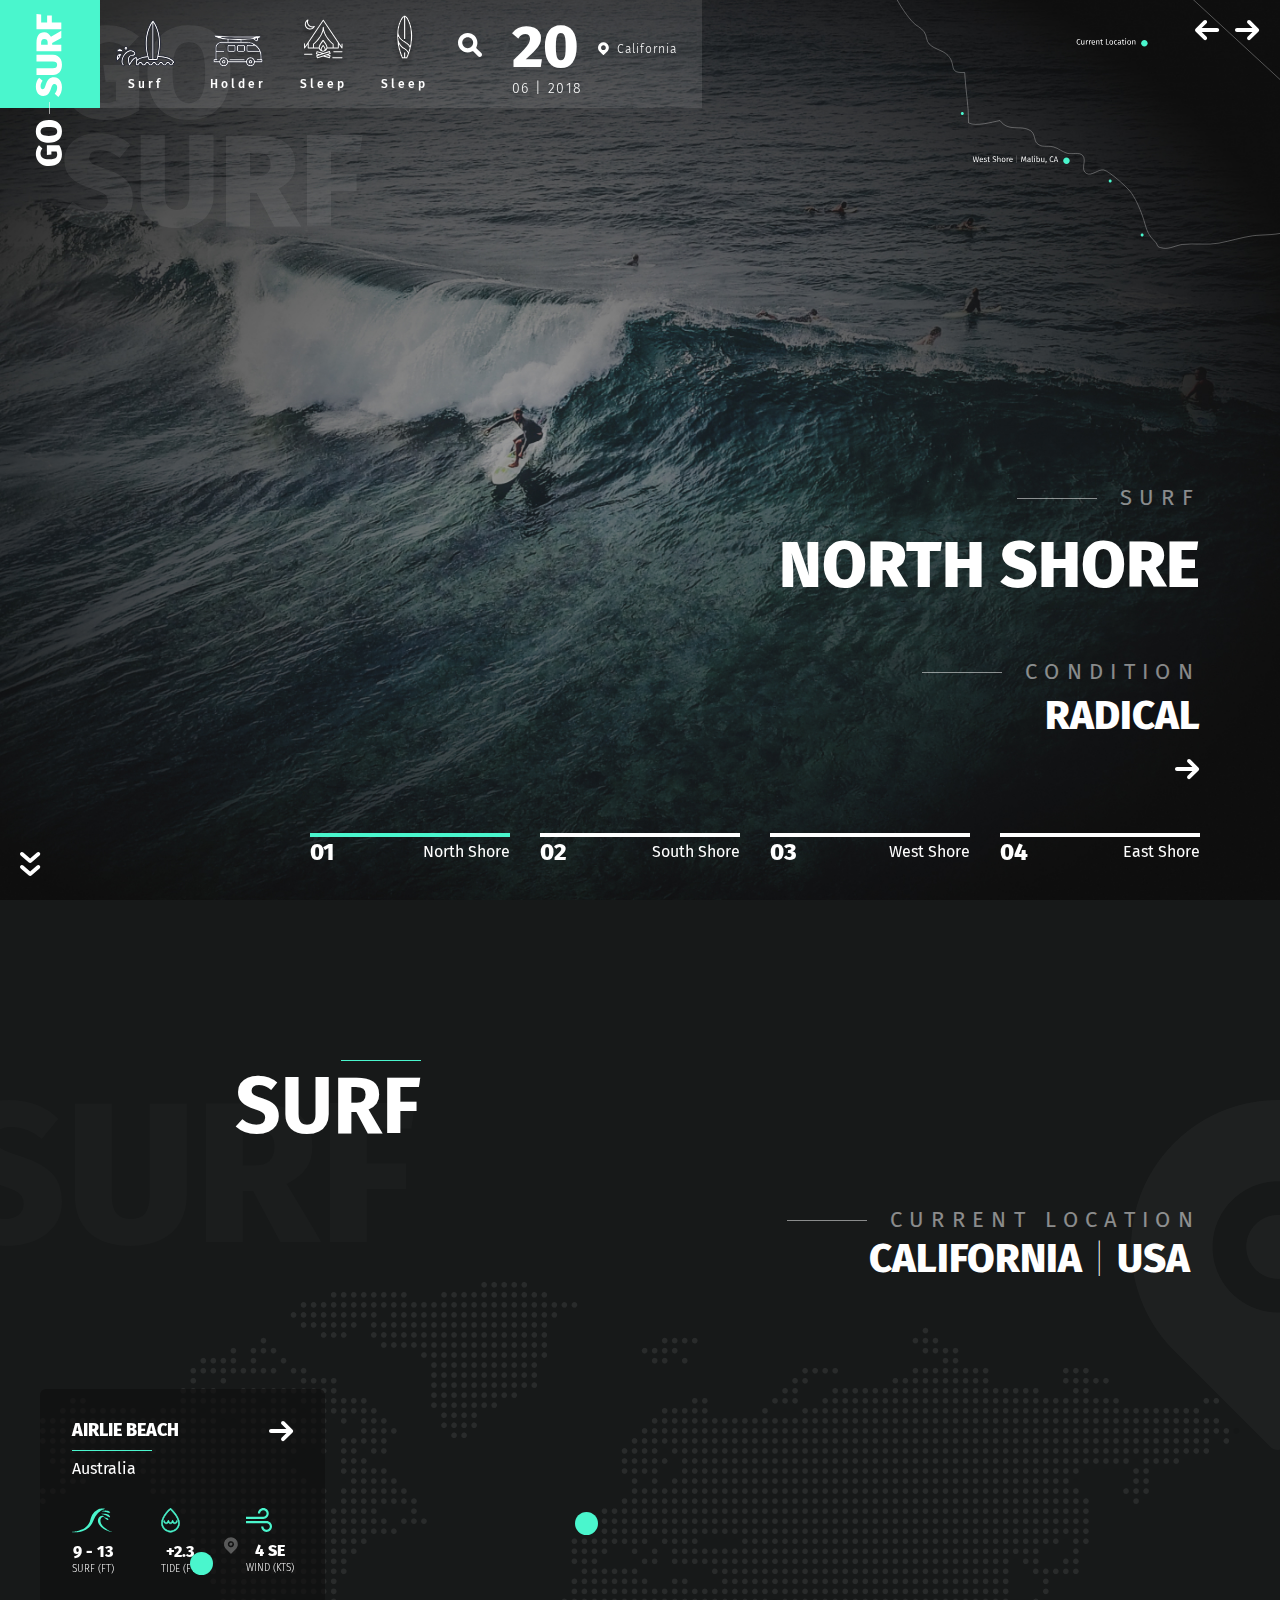
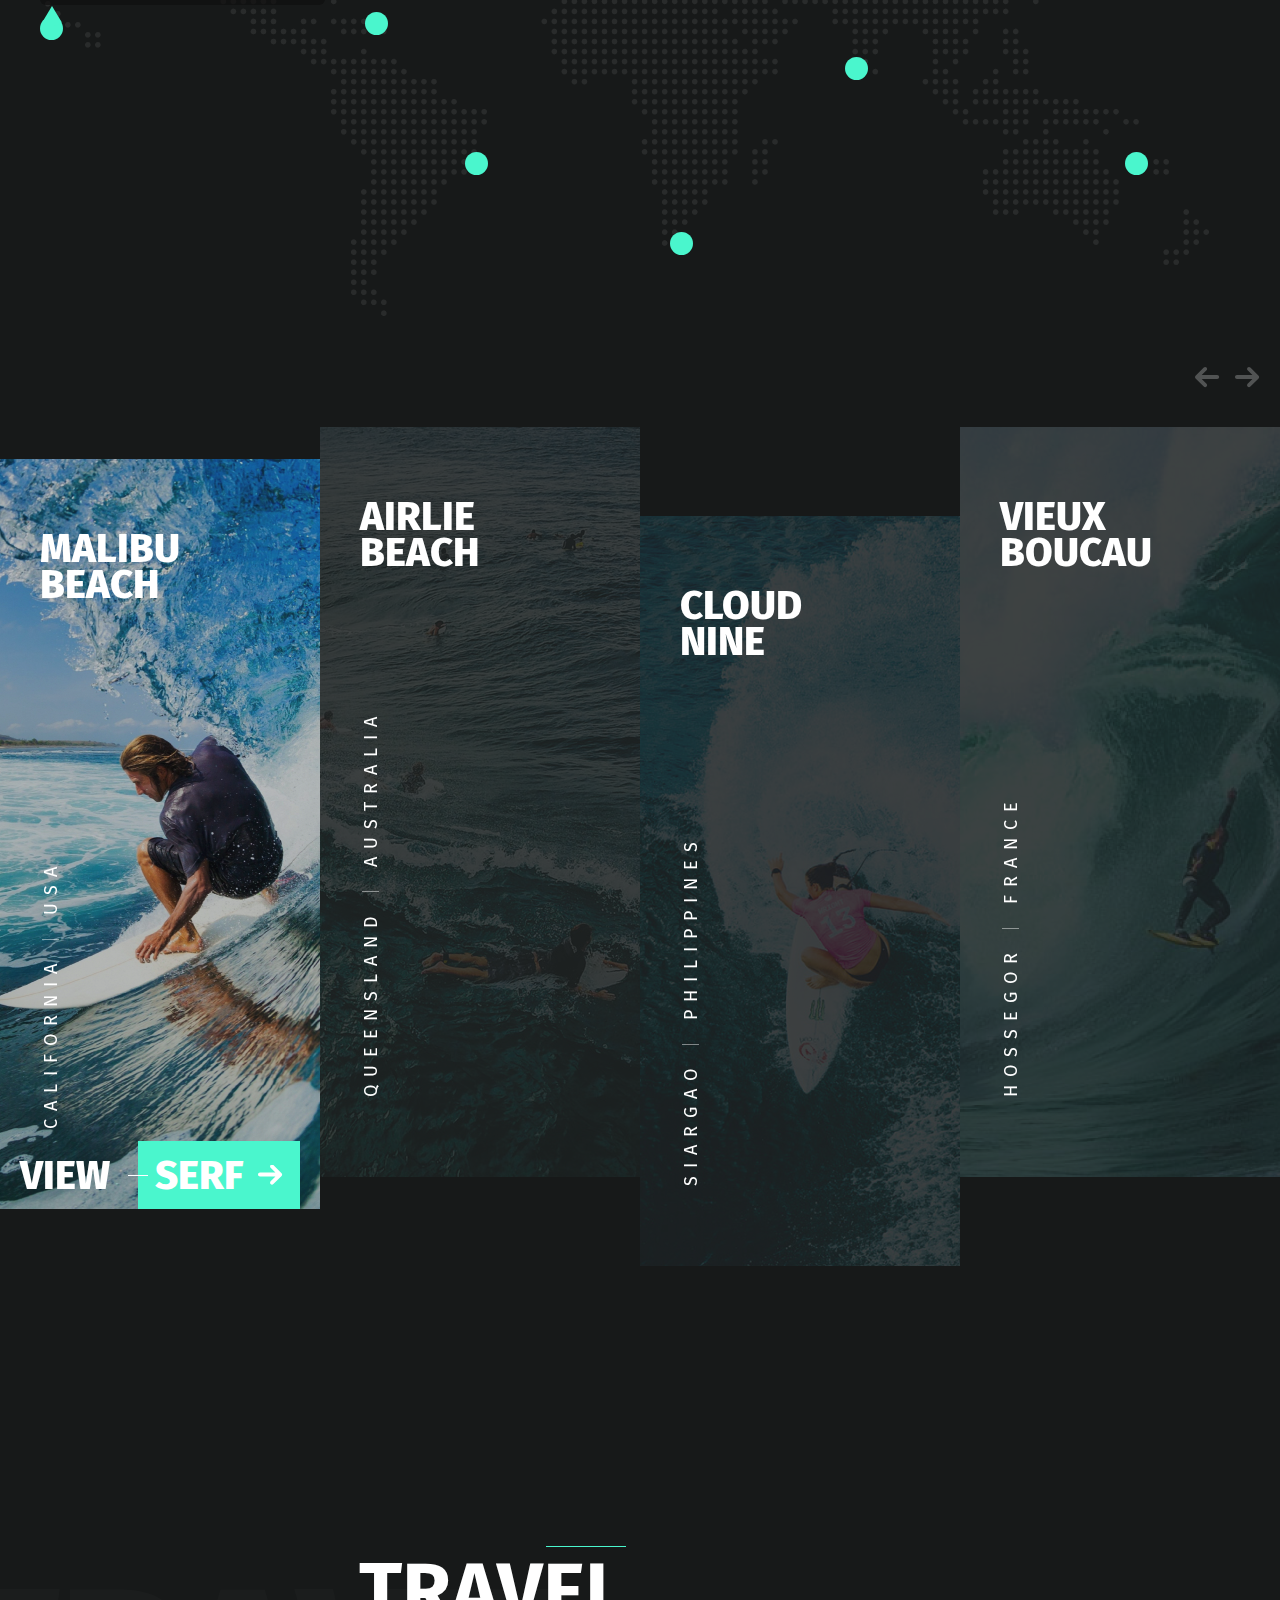
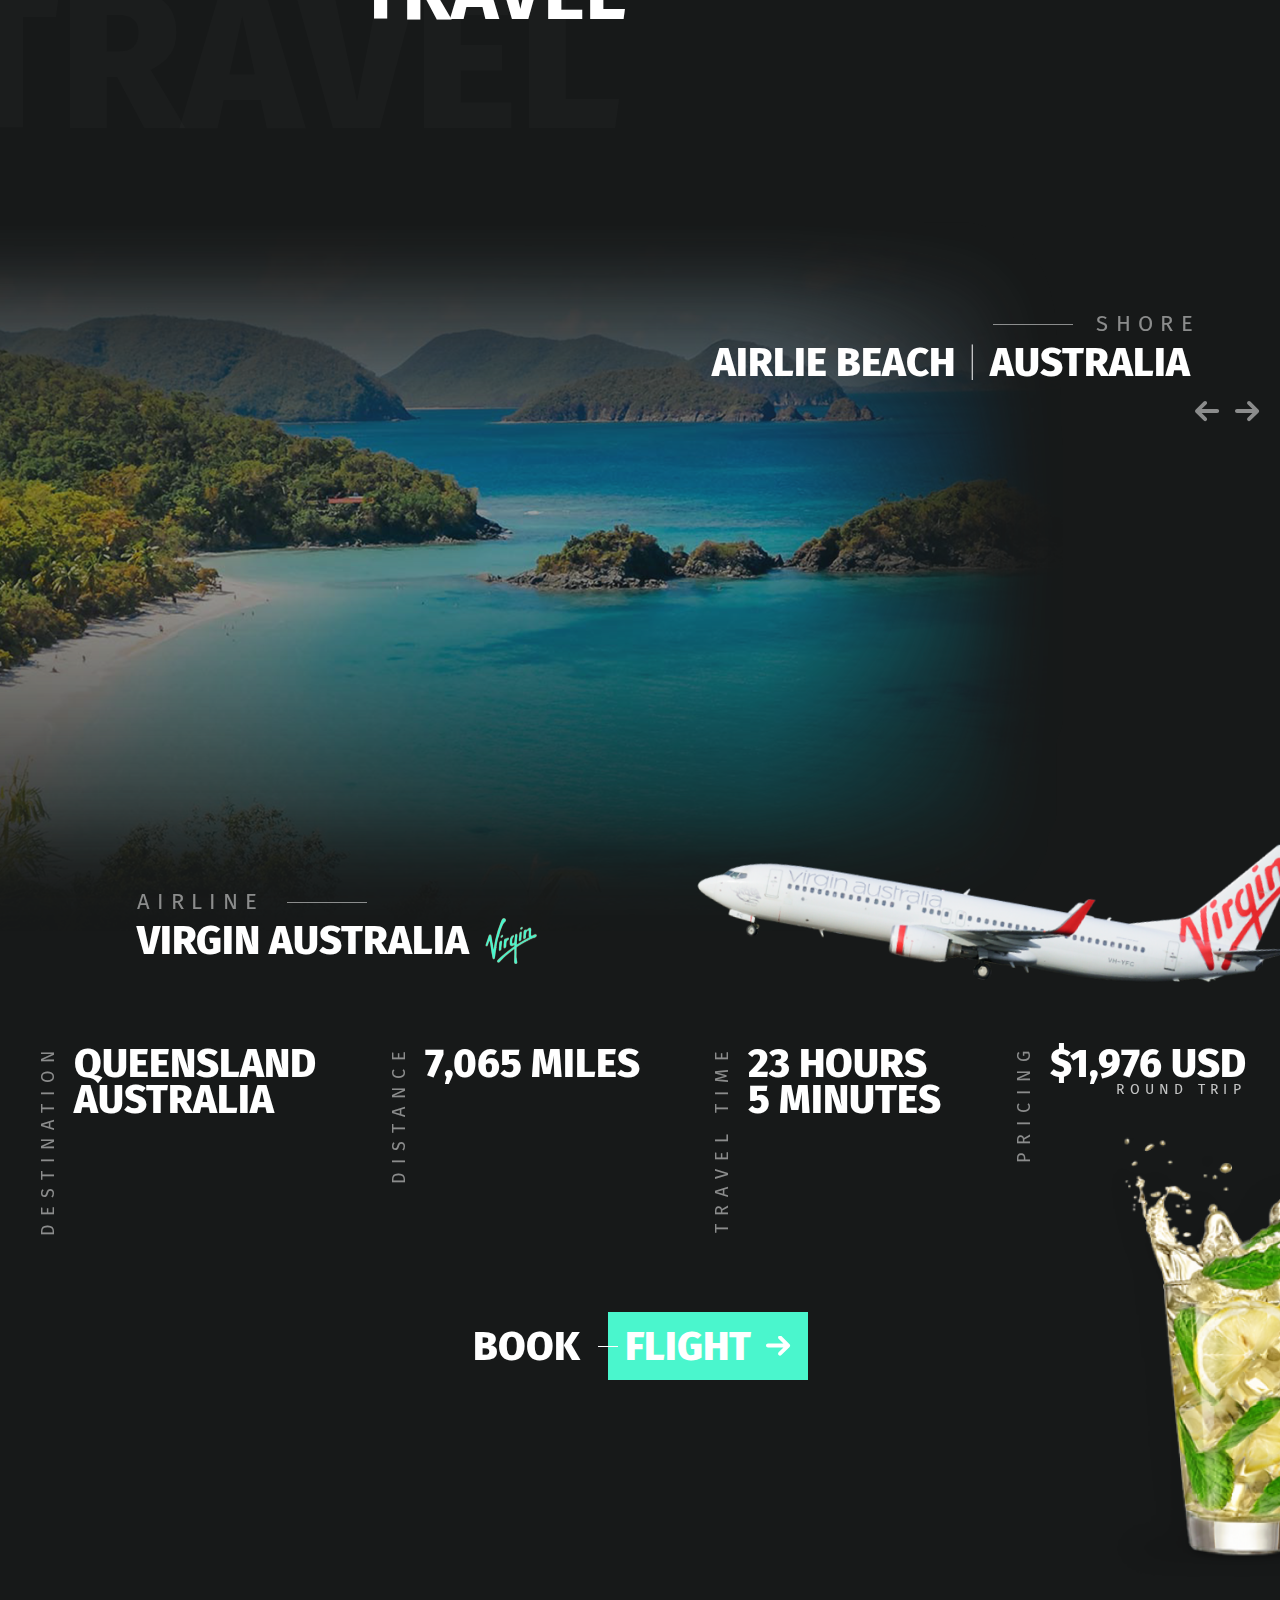
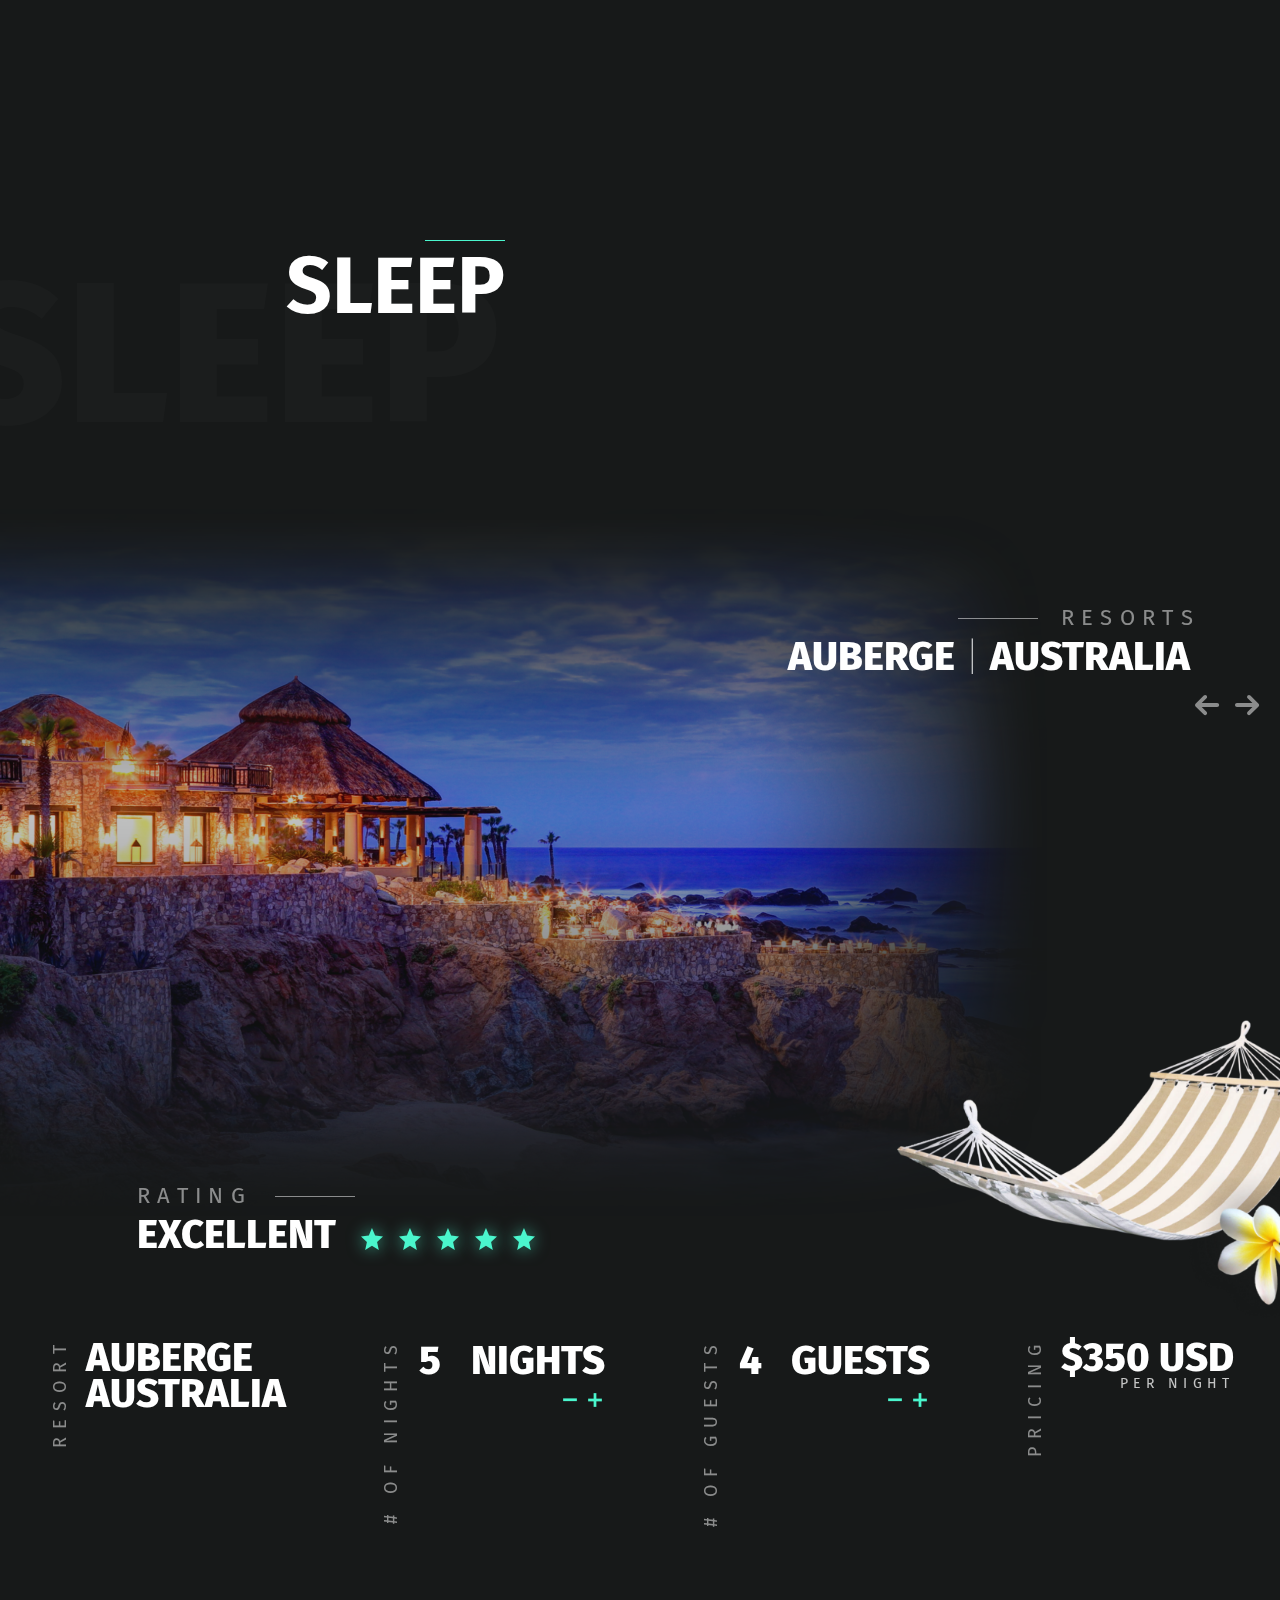
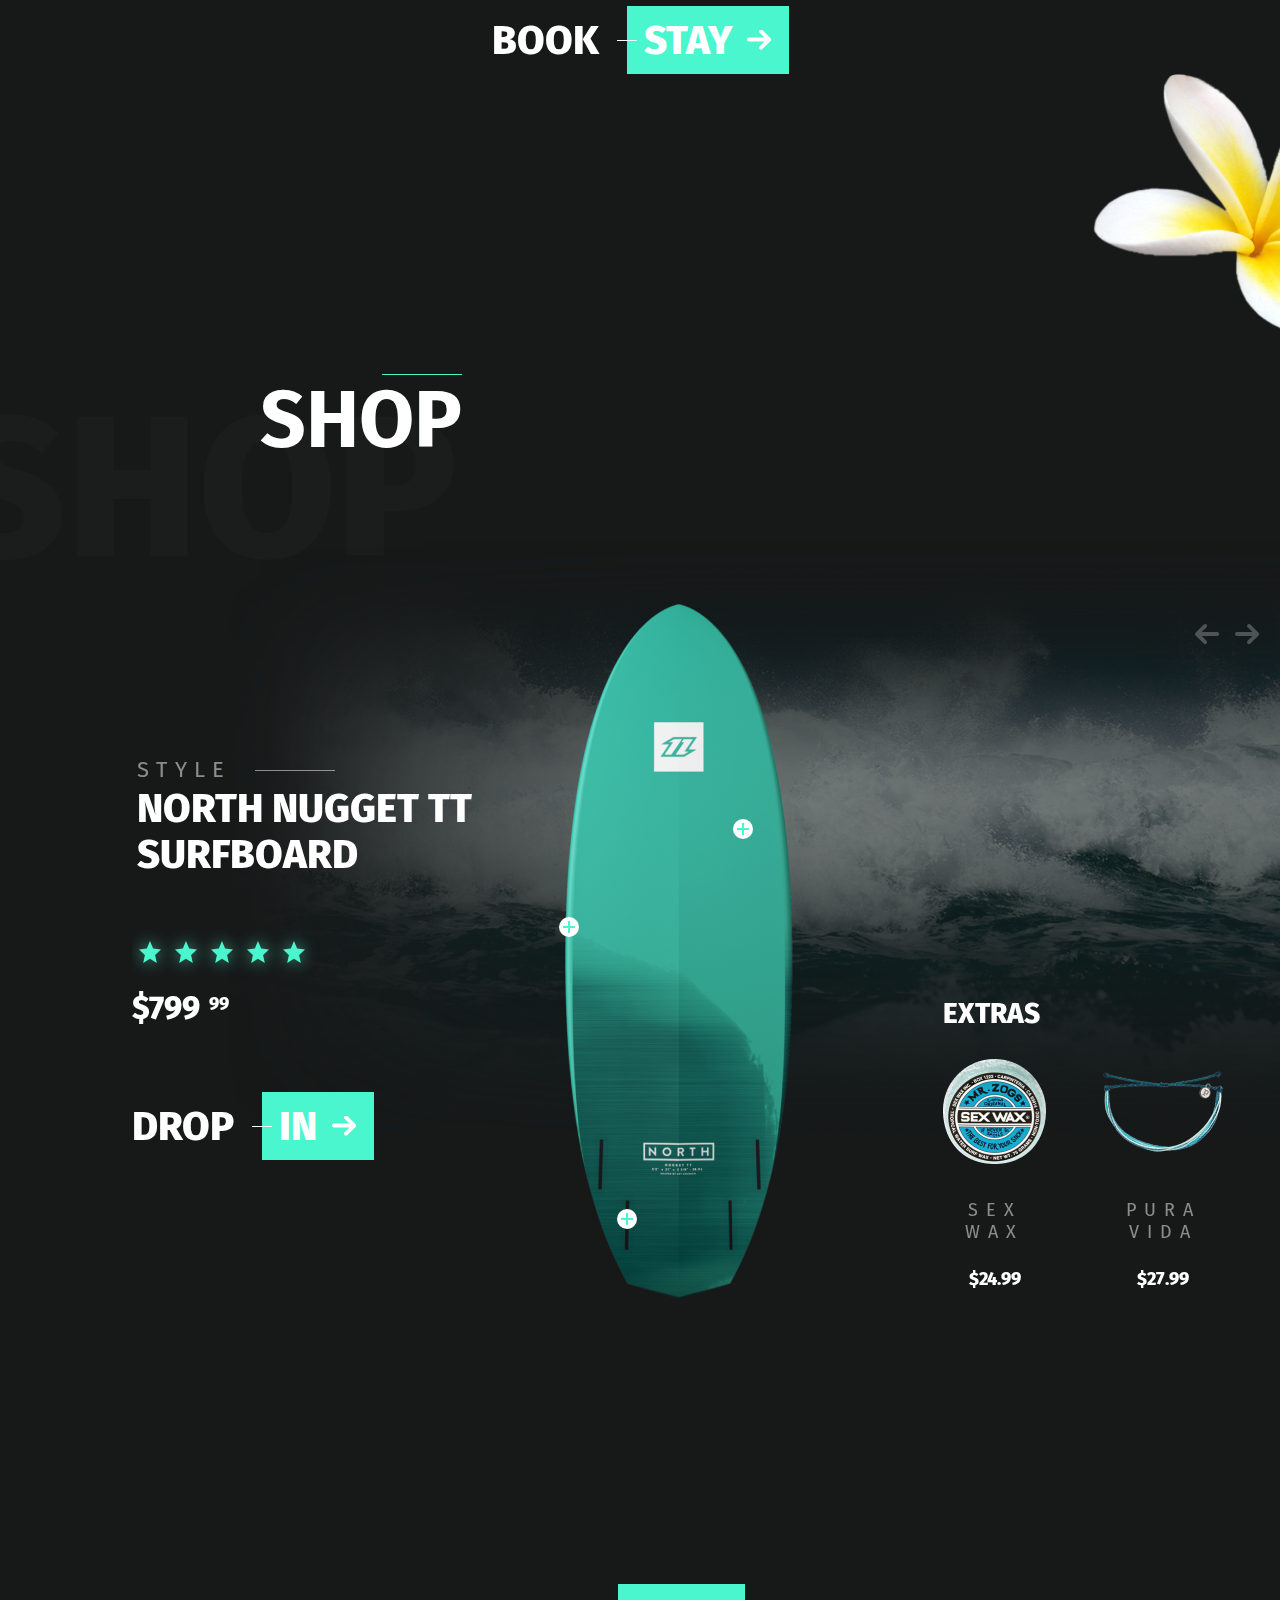
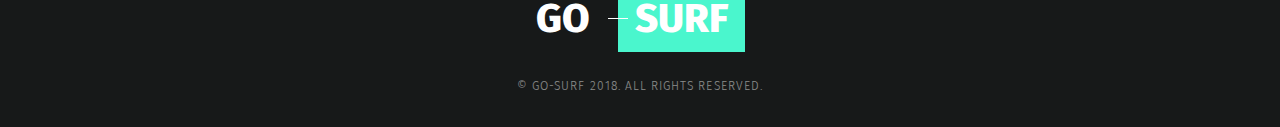
<file: app/index.html>
<!DOCTYPE html>
<html lang="en">
<head>
  <meta charset="UTF-8">
  <meta name="viewport" content="width=device-width, initial-scale=1.0">
  <meta http-equiv="X-UA-Compatible" content="ie=edge">
  <title>Document</title>
  <link href="https://fonts.googleapis.com/css?family=Fira+Sans:100,300,400,500,800&display=swap" rel="stylesheet"> 
  <link rel="stylesheet" href="css/style.min.css">
</head>
<body>
  
  <header class="header">
      <div class="header__title">
          go
          surf
      </div>
      <div class="header__arrows">
        <a href="#" class="animated fadeInDown infinite slow">
          <img src="img/arrows-down.svg" alt="">
        </a>
      </div>
      <div class="header__map">
        <svg width="1001" height="496" viewBox="0 0 1001 496" fill="none" xmlns="http://www.w3.org/2000/svg">
          <g opacity="0.29827">
          <path d="M1008.08 163.448L443.182 -356.858V-747.19L28.1096 -770C24.9043 -762.456 4.36709 -740.714 7.57176 -728.596C11.43 -714.102 30.8387 -718.735 36.4776 -709.409C43.0661 -698.42 31.7291 -653.749 28.3457 -640.86C21.8759 -616.445 7.09676 -596.665 2.82235 -572.25C-4.35982 -531.263 10.1824 -534.53 37.7242 -508.927C84.141 -465.742 46.9244 -420.952 58.6176 -370.223C68.1146 -328.878 109.605 -307.554 124.8 -266.211C136.553 -234.37 152.697 -226.233 177.746 -202.947C177.153 -217.084 164.51 -258.785 188.253 -255.102C211.817 -251.478 202.736 -216.669 207.247 -202.115C211.045 -189.997 237.933 -165.761 215.616 -154.593C208.196 -150.91 187.066 -165.582 178.577 -169.503C184.572 -150.791 180.774 -131.367 190.271 -113.487C201.608 -92.162 213.835 -100.359 228.853 -88.7754C244.344 -76.8355 242.683 -63.1137 235.797 -45.0554C228.615 -26.2247 221.196 -29.1352 232.592 -6.44342C240.843 9.95119 254.85 30.7421 266.9 43.2164C273.904 50.4634 281.502 52.1267 288.506 61.3932C294.323 69.1155 292.067 79.2142 299.012 86.1638C310.883 98.1037 331.006 98.282 340.384 113.904C350.831 131.309 338.96 144.437 369.706 142.833C371.309 177.643 377.897 209.185 377.541 243.994C394.695 250.825 422.414 242.687 440.399 239.063C458.266 263.18 481.355 246.429 501.774 259.558C510.678 265.26 508.837 279.517 514.239 284.506C525.339 294.723 533.529 288.308 547.301 291.872C557.51 294.486 565.404 301.97 575.138 304.703C584.338 307.257 599.475 301.258 606.301 309.396C614.492 319.138 600.78 336.958 613.127 344.799C623.395 351.333 638.115 335.77 648.088 338.027C659.721 340.7 693.079 371.174 701.271 381.212C710.59 392.677 719.969 414.062 725.25 428.793C733.501 451.841 732.373 463.127 749.408 479.998C760.27 490.75 749.942 491.522 767.63 494.67C779.204 496.749 794.518 488.374 806.212 487.067C830.549 484.394 855.122 489.027 879.102 484.453C901.421 480.176 922.729 473.166 945.64 469.899C965.465 467.048 1000.37 469.246 1017.94 459.801C1036.99 449.643 1038.71 426.654 1011.17 430.932C1008.97 416.26 1018.77 396.003 1007.85 385.847C1023.04 365.056 1028.56 350.384 1030.93 324.959C1032 313.792 1032.48 301.436 1038 292.05C1043.4 282.783 1058.59 277.259 1061.56 269.299C1066.13 256.943 1058.83 251.419 1053.25 244.528C1049.69 240.073 1039.54 242.212 1036.63 238.291C1031.23 231.103 1036.57 223.678 1033.6 216.431C1024.94 195.462 1014.61 187.205 1008.08 163.444C1008.26 167.424 1008.44 171.463 1008.2 175.384" stroke="white" stroke-width="2" stroke-linecap="round" stroke-linejoin="round"/>
          </g>
          <path class="line-animation" d="M729.114 83.9394C720.546 107.321 740.614 115.526 756.675 130.807C761.434 135.336 761.888 142.817 756.879 147.342C746.107 157.074 705.264 142.917 707.854 155.745C710.53 168.994 745.061 187.531 746.618 188.799C760.284 199.932 764.735 228.174 757.208 243.658C751.852 254.676 716.342 250.962 705.172 247.293C632.024 223.266 664.985 226.131 582.817 218.67C576.527 218.099 569.935 217.806 563.894 219.65C557.671 221.549 557.869 229.339 559.957 233.55C566.876 247.506 597.849 271.178 589.514 289.523C586.956 295.152 580.963 298.707 578.264 304.27C576.151 308.627 576.385 313.772 575.445 318.523" stroke="white" stroke-width="2"/>
          <path class="animated fadeIn delay-5s" fill-rule="evenodd" clip-rule="evenodd" d="M573.5 326C577.09 326 580 323.09 580 319.5C580 315.91 577.09 313 573.5 313C569.91 313 567 315.91 567 319.5C567 323.09 569.91 326 573.5 326Z" fill="#4AF6CD"/>
          <path class="animated fadeIn delay-2s" fill-rule="evenodd" clip-rule="evenodd" d="M661 363C662.657 363 664 361.657 664 360C664 358.343 662.657 357 661 357C659.343 357 658 358.343 658 360C658 361.657 659.343 363 661 363Z" fill="#4AF6CD"/>
          <path class="animated fadeIn delay-3s" fill-rule="evenodd" clip-rule="evenodd" d="M725 471C726.657 471 728 469.657 728 468C728 466.343 726.657 465 725 465C723.343 465 722 466.343 722 468C722 469.657 723.343 471 725 471Z" fill="#4AF6CD"/>
          <path class="animated fadeIn delay-1s" fill-rule="evenodd" clip-rule="evenodd" d="M365 228C366.657 228 368 226.657 368 225C368 223.343 366.657 222 365 222C363.343 222 362 223.343 362 225C362 226.657 363.343 228 365 228Z" fill="#4AF6CD"/>
          <path class="animated fadeIn delay-4s" fill-rule="evenodd" clip-rule="evenodd" d="M729.5 91C733.09 91 736 88.0899 736 84.5C736 80.9101 733.09 78 729.5 78C725.91 78 723 80.9101 723 84.5C723 88.0899 725.91 91 729.5 91Z" fill="#4AF6CD"/>
          <path d="M398.41 310.976L396.17 322H394.218L392.186 312.768L390.138 322H388.234L385.994 310.976H387.482L389.258 320.672L391.386 310.976H393.002L395.178 320.672L397.018 310.976H398.41ZM406.544 317.536C406.544 317.781 406.534 318.032 406.512 318.288H401.136C401.2 319.216 401.435 319.899 401.84 320.336C402.246 320.773 402.768 320.992 403.408 320.992C403.814 320.992 404.187 320.933 404.528 320.816C404.87 320.699 405.227 320.512 405.6 320.256L406.24 321.136C405.344 321.84 404.363 322.192 403.296 322.192C402.123 322.192 401.206 321.808 400.544 321.04C399.894 320.272 399.568 319.216 399.568 317.872C399.568 316.997 399.707 316.224 399.984 315.552C400.272 314.869 400.678 314.336 401.2 313.952C401.734 313.568 402.358 313.376 403.072 313.376C404.192 313.376 405.051 313.744 405.648 314.48C406.246 315.216 406.544 316.235 406.544 317.536ZM405.088 317.104C405.088 316.272 404.923 315.637 404.592 315.2C404.262 314.763 403.766 314.544 403.104 314.544C401.899 314.544 401.243 315.429 401.136 317.2H405.088V317.104ZM411.183 313.376C411.759 313.376 412.276 313.456 412.735 313.616C413.194 313.776 413.631 314.016 414.047 314.336L413.423 315.264C413.039 315.019 412.671 314.837 412.319 314.72C411.978 314.603 411.615 314.544 411.231 314.544C410.751 314.544 410.372 314.645 410.095 314.848C409.818 315.04 409.679 315.307 409.679 315.648C409.679 315.989 409.807 316.256 410.063 316.448C410.33 316.64 410.804 316.827 411.487 317.008C412.426 317.243 413.124 317.563 413.583 317.968C414.052 318.373 414.287 318.928 414.287 319.632C414.287 320.464 413.962 321.099 413.311 321.536C412.671 321.973 411.887 322.192 410.959 322.192C409.679 322.192 408.618 321.824 407.775 321.088L408.559 320.192C409.274 320.736 410.063 321.008 410.927 321.008C411.482 321.008 411.919 320.896 412.239 320.672C412.57 320.437 412.735 320.123 412.735 319.728C412.735 319.44 412.676 319.211 412.559 319.04C412.442 318.859 412.239 318.704 411.951 318.576C411.663 318.437 411.242 318.293 410.687 318.144C409.791 317.909 409.14 317.595 408.735 317.2C408.34 316.805 408.143 316.304 408.143 315.696C408.143 315.259 408.271 314.864 408.527 314.512C408.794 314.149 409.156 313.872 409.615 313.68C410.084 313.477 410.607 313.376 411.183 313.376ZM420.62 321.616C420.065 322 419.436 322.192 418.732 322.192C418.017 322.192 417.457 321.989 417.052 321.584C416.657 321.168 416.46 320.571 416.46 319.792V314.704H414.988V313.568H416.46V311.664L417.932 311.488V313.568H419.932L419.772 314.704H417.932V319.728C417.932 320.165 418.006 320.485 418.156 320.688C418.316 320.88 418.577 320.976 418.94 320.976C419.27 320.976 419.644 320.864 420.06 320.64L420.62 321.616ZM429.179 310.784C429.915 310.784 430.545 310.891 431.067 311.104C431.59 311.307 432.097 311.627 432.587 312.064L431.755 312.992C431.339 312.661 430.929 312.421 430.523 312.272C430.129 312.112 429.702 312.032 429.243 312.032C428.667 312.032 428.193 312.165 427.819 312.432C427.446 312.699 427.259 313.088 427.259 313.6C427.259 313.92 427.323 314.192 427.451 314.416C427.579 314.629 427.814 314.827 428.155 315.008C428.507 315.189 429.014 315.381 429.675 315.584C430.369 315.797 430.945 316.027 431.403 316.272C431.862 316.517 432.23 316.859 432.507 317.296C432.795 317.723 432.939 318.267 432.939 318.928C432.939 319.568 432.779 320.133 432.459 320.624C432.15 321.115 431.697 321.499 431.099 321.776C430.513 322.053 429.814 322.192 429.003 322.192C427.478 322.192 426.23 321.717 425.259 320.768L426.091 319.84C426.539 320.203 426.993 320.48 427.451 320.672C427.91 320.853 428.422 320.944 428.987 320.944C429.67 320.944 430.235 320.779 430.683 320.448C431.131 320.107 431.355 319.616 431.355 318.976C431.355 318.613 431.286 318.315 431.147 318.08C431.009 317.835 430.769 317.616 430.427 317.424C430.097 317.232 429.611 317.04 428.971 316.848C427.841 316.507 427.014 316.096 426.491 315.616C425.969 315.136 425.707 314.485 425.707 313.664C425.707 313.109 425.851 312.613 426.139 312.176C426.438 311.739 426.849 311.397 427.371 311.152C427.905 310.907 428.507 310.784 429.179 310.784ZM439.066 313.376C439.834 313.376 440.431 313.605 440.858 314.064C441.295 314.523 441.514 315.152 441.514 315.952V322H440.042V316.16C440.042 315.563 439.925 315.141 439.69 314.896C439.466 314.651 439.135 314.528 438.698 314.528C438.261 314.528 437.871 314.656 437.53 314.912C437.189 315.168 436.869 315.531 436.57 316V322H435.098V310.192L436.57 310.032V314.736C437.231 313.829 438.063 313.376 439.066 313.376ZM447.641 313.376C448.825 313.376 449.742 313.771 450.393 314.56C451.054 315.349 451.385 316.421 451.385 317.776C451.385 318.651 451.236 319.424 450.937 320.096C450.638 320.757 450.206 321.275 449.641 321.648C449.076 322.011 448.404 322.192 447.625 322.192C446.441 322.192 445.518 321.797 444.857 321.008C444.196 320.219 443.865 319.147 443.865 317.792C443.865 316.917 444.014 316.149 444.313 315.488C444.612 314.816 445.044 314.299 445.609 313.936C446.174 313.563 446.852 313.376 447.641 313.376ZM447.641 314.56C446.18 314.56 445.449 315.637 445.449 317.792C445.449 319.936 446.174 321.008 447.625 321.008C449.076 321.008 449.801 319.931 449.801 317.776C449.801 315.632 449.081 314.56 447.641 314.56ZM457.481 313.376C457.78 313.376 458.057 313.408 458.313 313.472L458.041 314.912C457.785 314.848 457.54 314.816 457.305 314.816C456.782 314.816 456.361 315.008 456.041 315.392C455.721 315.776 455.47 316.373 455.289 317.184V322H453.817V313.568H455.081L455.225 315.28C455.449 314.651 455.753 314.176 456.137 313.856C456.521 313.536 456.969 313.376 457.481 313.376ZM465.872 317.536C465.872 317.781 465.862 318.032 465.84 318.288H460.464C460.528 319.216 460.763 319.899 461.168 320.336C461.574 320.773 462.096 320.992 462.736 320.992C463.142 320.992 463.515 320.933 463.856 320.816C464.198 320.699 464.555 320.512 464.928 320.256L465.568 321.136C464.672 321.84 463.691 322.192 462.624 322.192C461.451 322.192 460.534 321.808 459.872 321.04C459.222 320.272 458.896 319.216 458.896 317.872C458.896 316.997 459.035 316.224 459.312 315.552C459.6 314.869 460.006 314.336 460.528 313.952C461.062 313.568 461.686 313.376 462.4 313.376C463.52 313.376 464.379 313.744 464.976 314.48C465.574 315.216 465.872 316.235 465.872 317.536ZM464.416 317.104C464.416 316.272 464.251 315.637 463.92 315.2C463.59 314.763 463.094 314.544 462.432 314.544C461.227 314.544 460.571 315.429 460.464 317.2H464.416V317.104ZM474.41 309.184V323.568H474.058V309.184H474.41ZM493.237 322H491.765L491.381 317.024C491.221 315.072 491.131 313.573 491.109 312.528L488.725 320.752H487.301L484.789 312.512C484.789 313.845 484.72 315.387 484.581 317.136L484.213 322H482.773L483.685 310.976H485.733L488.053 318.992L490.261 310.976H492.325L493.237 322ZM501.434 320.032C501.434 320.373 501.493 320.629 501.61 320.8C501.728 320.96 501.904 321.083 502.138 321.168L501.802 322.192C501.365 322.139 501.013 322.016 500.746 321.824C500.48 321.632 500.282 321.333 500.154 320.928C499.589 321.771 498.752 322.192 497.642 322.192C496.81 322.192 496.154 321.957 495.674 321.488C495.194 321.019 494.954 320.405 494.954 319.648C494.954 318.752 495.274 318.064 495.914 317.584C496.565 317.104 497.482 316.864 498.666 316.864H499.962V316.24C499.962 315.643 499.818 315.216 499.53 314.96C499.242 314.704 498.8 314.576 498.202 314.576C497.584 314.576 496.826 314.725 495.93 315.024L495.562 313.952C496.608 313.568 497.578 313.376 498.474 313.376C499.466 313.376 500.208 313.621 500.698 314.112C501.189 314.592 501.434 315.28 501.434 316.176V320.032ZM497.978 321.088C498.821 321.088 499.482 320.651 499.962 319.776V317.84H498.858C497.301 317.84 496.522 318.416 496.522 319.568C496.522 320.069 496.645 320.448 496.89 320.704C497.136 320.96 497.498 321.088 497.978 321.088ZM505.981 322.192C505.437 322.192 505.005 322.032 504.685 321.712C504.376 321.381 504.221 320.923 504.221 320.336V310.176L505.693 310V320.304C505.693 320.539 505.731 320.709 505.805 320.816C505.891 320.923 506.029 320.976 506.221 320.976C506.424 320.976 506.605 320.944 506.765 320.88L507.149 321.904C506.797 322.096 506.408 322.192 505.981 322.192ZM510.461 313.568V322H508.989V313.568H510.461ZM509.709 309.52C510.018 309.52 510.269 309.616 510.461 309.808C510.653 310 510.749 310.24 510.749 310.528C510.749 310.816 510.653 311.056 510.461 311.248C510.269 311.429 510.018 311.52 509.709 311.52C509.41 311.52 509.165 311.429 508.973 311.248C508.781 311.056 508.685 310.816 508.685 310.528C508.685 310.24 508.781 310 508.973 309.808C509.165 309.616 509.41 309.52 509.709 309.52ZM517.36 313.376C518.32 313.376 519.083 313.765 519.648 314.544C520.214 315.312 520.496 316.389 520.496 317.776C520.496 318.651 520.363 319.424 520.096 320.096C519.83 320.757 519.446 321.275 518.944 321.648C518.443 322.011 517.856 322.192 517.184 322.192C516.299 322.192 515.552 321.819 514.944 321.072L514.8 322H513.504V310.176L514.976 310V314.624C515.584 313.792 516.379 313.376 517.36 313.376ZM516.832 321.024C517.483 321.024 517.99 320.763 518.352 320.24C518.726 319.707 518.912 318.885 518.912 317.776C518.912 316.635 518.742 315.813 518.4 315.312C518.059 314.8 517.574 314.544 516.944 314.544C516.198 314.544 515.542 314.981 514.976 315.856V319.888C515.2 320.24 515.472 320.517 515.792 320.72C516.123 320.923 516.47 321.024 516.832 321.024ZM529.276 322H528.012L527.9 320.688C527.58 321.211 527.212 321.595 526.796 321.84C526.38 322.075 525.874 322.192 525.276 322.192C524.54 322.192 523.964 321.968 523.548 321.52C523.132 321.072 522.924 320.437 522.924 319.616V313.568H524.396V319.456C524.396 320.032 524.498 320.443 524.7 320.688C524.903 320.923 525.234 321.04 525.692 321.04C526.514 321.04 527.218 320.555 527.804 319.584V313.568H529.276V322ZM532.701 319.968C533.021 319.968 533.288 320.075 533.501 320.288C533.714 320.501 533.821 320.763 533.821 321.072C533.821 321.403 533.725 321.781 533.533 322.208L532.461 324.656H531.405L532.045 322C531.906 321.893 531.794 321.76 531.709 321.6C531.634 321.44 531.597 321.264 531.597 321.072C531.597 320.763 531.704 320.501 531.917 320.288C532.13 320.075 532.392 319.968 532.701 319.968ZM544.331 310.784C544.992 310.784 545.547 310.869 545.995 311.04C546.454 311.211 546.918 311.488 547.387 311.872L546.555 312.848C545.883 312.304 545.174 312.032 544.427 312.032C543.51 312.032 542.768 312.384 542.203 313.088C541.648 313.792 541.371 314.923 541.371 316.48C541.371 317.995 541.648 319.115 542.203 319.84C542.758 320.555 543.494 320.912 544.411 320.912C544.88 320.912 545.291 320.832 545.643 320.672C545.995 320.512 546.368 320.288 546.763 320L547.515 320.96C547.174 321.312 546.736 321.605 546.203 321.84C545.67 322.075 545.056 322.192 544.363 322.192C543.467 322.192 542.667 321.973 541.963 321.536C541.27 321.088 540.726 320.437 540.331 319.584C539.947 318.72 539.755 317.685 539.755 316.48C539.755 315.275 539.958 314.245 540.363 313.392C540.768 312.528 541.318 311.877 542.011 311.44C542.704 311.003 543.478 310.784 544.331 310.784ZM555.3 322L554.468 319.232H550.292L549.46 322H547.924L551.46 310.976H553.38L556.9 322H555.3ZM550.66 318H554.1L552.388 312.24L550.66 318Z" fill="white"/>
          <path d="M598.378 75.784C599.039 75.784 599.594 75.8693 600.042 76.04C600.501 76.2107 600.965 76.488 601.434 76.872L600.602 77.848C599.93 77.304 599.221 77.032 598.474 77.032C597.557 77.032 596.815 77.384 596.25 78.088C595.695 78.792 595.418 79.9227 595.418 81.48C595.418 82.9947 595.695 84.1147 596.25 84.84C596.805 85.5547 597.541 85.912 598.458 85.912C598.927 85.912 599.338 85.832 599.69 85.672C600.042 85.512 600.415 85.288 600.81 85L601.562 85.96C601.221 86.312 600.783 86.6053 600.25 86.84C599.717 87.0747 599.103 87.192 598.41 87.192C597.514 87.192 596.714 86.9733 596.01 86.536C595.317 86.088 594.773 85.4373 594.378 84.584C593.994 83.72 593.802 82.6853 593.802 81.48C593.802 80.2747 594.005 79.2453 594.41 78.392C594.815 77.528 595.365 76.8773 596.058 76.44C596.751 76.0027 597.525 75.784 598.378 75.784ZM609.401 87H608.137L608.025 85.688C607.705 86.2107 607.337 86.5947 606.921 86.84C606.505 87.0747 605.999 87.192 605.401 87.192C604.665 87.192 604.089 86.968 603.673 86.52C603.257 86.072 603.049 85.4373 603.049 84.616V78.568H604.521V84.456C604.521 85.032 604.623 85.4427 604.825 85.688C605.028 85.9227 605.359 86.04 605.817 86.04C606.639 86.04 607.343 85.5547 607.929 84.584V78.568H609.401V87ZM616.106 78.376C616.405 78.376 616.682 78.408 616.938 78.472L616.666 79.912C616.41 79.848 616.165 79.816 615.93 79.816C615.407 79.816 614.986 80.008 614.666 80.392C614.346 80.776 614.095 81.3733 613.914 82.184V87H612.442V78.568H613.706L613.85 80.28C614.074 79.6507 614.378 79.176 614.762 78.856C615.146 78.536 615.594 78.376 616.106 78.376ZM622.278 78.376C622.576 78.376 622.854 78.408 623.11 78.472L622.838 79.912C622.582 79.848 622.336 79.816 622.102 79.816C621.579 79.816 621.158 80.008 620.838 80.392C620.518 80.776 620.267 81.3733 620.086 82.184V87H618.614V78.568H619.878L620.022 80.28C620.246 79.6507 620.55 79.176 620.934 78.856C621.318 78.536 621.766 78.376 622.278 78.376ZM630.669 82.536C630.669 82.7813 630.659 83.032 630.637 83.288H625.261C625.325 84.216 625.56 84.8987 625.965 85.336C626.371 85.7733 626.893 85.992 627.533 85.992C627.939 85.992 628.312 85.9333 628.653 85.816C628.995 85.6987 629.352 85.512 629.725 85.256L630.365 86.136C629.469 86.84 628.488 87.192 627.421 87.192C626.248 87.192 625.331 86.808 624.669 86.04C624.019 85.272 623.693 84.216 623.693 82.872C623.693 81.9973 623.832 81.224 624.109 80.552C624.397 79.8693 624.803 79.336 625.325 78.952C625.859 78.568 626.483 78.376 627.197 78.376C628.317 78.376 629.176 78.744 629.773 79.48C630.371 80.216 630.669 81.2347 630.669 82.536ZM629.213 82.104C629.213 81.272 629.048 80.6373 628.717 80.2C628.387 79.7627 627.891 79.544 627.229 79.544C626.024 79.544 625.368 80.4293 625.261 82.2H629.213V82.104ZM636.988 78.376C637.756 78.376 638.353 78.6053 638.78 79.064C639.217 79.5227 639.436 80.152 639.436 80.952V87H637.964V81.16C637.964 80.5627 637.852 80.1413 637.628 79.896C637.404 79.6507 637.073 79.528 636.636 79.528C636.188 79.528 635.793 79.656 635.452 79.912C635.111 80.168 634.791 80.536 634.492 81.016V87H633.02V78.568H634.284L634.412 79.816C634.711 79.368 635.079 79.016 635.516 78.76C635.964 78.504 636.455 78.376 636.988 78.376ZM646.651 86.616C646.096 87 645.467 87.192 644.763 87.192C644.048 87.192 643.488 86.9893 643.083 86.584C642.688 86.168 642.491 85.5707 642.491 84.792V79.704H641.019V78.568H642.491V76.664L643.963 76.488V78.568H645.963L645.803 79.704H643.963V84.728C643.963 85.1653 644.038 85.4853 644.187 85.688C644.347 85.88 644.608 85.976 644.971 85.976C645.302 85.976 645.675 85.864 646.091 85.64L646.651 86.616ZM654.011 75.976V85.672H658.539L658.363 87H652.491V75.976H654.011ZM663.141 78.376C664.325 78.376 665.242 78.7707 665.893 79.56C666.554 80.3493 666.885 81.4213 666.885 82.776C666.885 83.6507 666.736 84.424 666.437 85.096C666.138 85.7573 665.706 86.2747 665.141 86.648C664.576 87.0107 663.904 87.192 663.125 87.192C661.941 87.192 661.018 86.7973 660.357 86.008C659.696 85.2187 659.365 84.1467 659.365 82.792C659.365 81.9173 659.514 81.1493 659.813 80.488C660.112 79.816 660.544 79.2987 661.109 78.936C661.674 78.5627 662.352 78.376 663.141 78.376ZM663.141 79.56C661.68 79.56 660.949 80.6373 660.949 82.792C660.949 84.936 661.674 86.008 663.125 86.008C664.576 86.008 665.301 84.9307 665.301 82.776C665.301 80.632 664.581 79.56 663.141 79.56ZM672.389 78.376C672.89 78.376 673.349 78.4507 673.765 78.6C674.181 78.7387 674.581 78.968 674.965 79.288L674.261 80.216C673.962 80.0027 673.669 79.848 673.381 79.752C673.104 79.6453 672.794 79.592 672.453 79.592C671.77 79.592 671.237 79.864 670.853 80.408C670.48 80.952 670.293 81.7573 670.293 82.824C670.293 83.8907 670.48 84.68 670.853 85.192C671.226 85.6933 671.76 85.944 672.453 85.944C672.784 85.944 673.088 85.896 673.365 85.8C673.642 85.6933 673.952 85.528 674.293 85.304L674.965 86.264C674.197 86.8827 673.338 87.192 672.389 87.192C671.248 87.192 670.346 86.808 669.685 86.04C669.034 85.272 668.709 84.2107 668.709 82.856C668.709 81.96 668.858 81.176 669.157 80.504C669.456 79.832 669.877 79.3093 670.421 78.936C670.976 78.5627 671.632 78.376 672.389 78.376ZM682.481 85.032C682.481 85.3733 682.54 85.6293 682.657 85.8C682.775 85.96 682.951 86.0827 683.185 86.168L682.849 87.192C682.412 87.1387 682.06 87.016 681.793 86.824C681.527 86.632 681.329 86.3333 681.201 85.928C680.636 86.7707 679.799 87.192 678.689 87.192C677.857 87.192 677.201 86.9573 676.721 86.488C676.241 86.0187 676.001 85.4053 676.001 84.648C676.001 83.752 676.321 83.064 676.961 82.584C677.612 82.104 678.529 81.864 679.713 81.864H681.009V81.24C681.009 80.6427 680.865 80.216 680.577 79.96C680.289 79.704 679.847 79.576 679.249 79.576C678.631 79.576 677.873 79.7253 676.977 80.024L676.609 78.952C677.655 78.568 678.625 78.376 679.521 78.376C680.513 78.376 681.255 78.6213 681.745 79.112C682.236 79.592 682.481 80.28 682.481 81.176V85.032ZM679.025 86.088C679.868 86.088 680.529 85.6507 681.009 84.776V82.84H679.905C678.348 82.84 677.569 83.416 677.569 84.568C677.569 85.0693 677.692 85.448 677.937 85.704C678.183 85.96 678.545 86.088 679.025 86.088ZM689.76 86.616C689.206 87 688.576 87.192 687.872 87.192C687.158 87.192 686.598 86.9893 686.192 86.584C685.798 86.168 685.6 85.5707 685.6 84.792V79.704H684.128V78.568H685.6V76.664L687.072 76.488V78.568H689.072L688.912 79.704H687.072V84.728C687.072 85.1653 687.147 85.4853 687.296 85.688C687.456 85.88 687.718 85.976 688.08 85.976C688.411 85.976 688.784 85.864 689.2 85.64L689.76 86.616ZM692.758 78.568V87H691.286V78.568H692.758ZM692.006 74.52C692.315 74.52 692.566 74.616 692.758 74.808C692.95 75 693.046 75.24 693.046 75.528C693.046 75.816 692.95 76.056 692.758 76.248C692.566 76.4293 692.315 76.52 692.006 76.52C691.707 76.52 691.462 76.4293 691.27 76.248C691.078 76.056 690.982 75.816 690.982 75.528C690.982 75.24 691.078 75 691.27 74.808C691.462 74.616 691.707 74.52 692.006 74.52ZM698.969 78.376C700.153 78.376 701.071 78.7707 701.721 79.56C702.383 80.3493 702.713 81.4213 702.713 82.776C702.713 83.6507 702.564 84.424 702.265 85.096C701.967 85.7573 701.535 86.2747 700.969 86.648C700.404 87.0107 699.732 87.192 698.953 87.192C697.769 87.192 696.847 86.7973 696.185 86.008C695.524 85.2187 695.193 84.1467 695.193 82.792C695.193 81.9173 695.343 81.1493 695.641 80.488C695.94 79.816 696.372 79.2987 696.937 78.936C697.503 78.5627 698.18 78.376 698.969 78.376ZM698.969 79.56C697.508 79.56 696.777 80.6373 696.777 82.792C696.777 84.936 697.503 86.008 698.953 86.008C700.404 86.008 701.129 84.9307 701.129 82.776C701.129 80.632 700.409 79.56 698.969 79.56ZM709.113 78.376C709.881 78.376 710.478 78.6053 710.905 79.064C711.342 79.5227 711.561 80.152 711.561 80.952V87H710.089V81.16C710.089 80.5627 709.977 80.1413 709.753 79.896C709.529 79.6507 709.198 79.528 708.761 79.528C708.313 79.528 707.918 79.656 707.577 79.912C707.236 80.168 706.916 80.536 706.617 81.016V87H705.145V78.568H706.409L706.537 79.816C706.836 79.368 707.204 79.016 707.641 78.76C708.089 78.504 708.58 78.376 709.113 78.376Z" fill="white"/>
          </svg>  
      </div>
    <div class="header__aside">
      <div class="logo">
        <a href="#">
          <img src="img/logo.svg" alt="">
        </a>
      </div>
      <nav class="menu">
        <ul class="menu__list">
          <li><a href="#">
            <img src="img/nav-ico-1.svg" alt=""><span>Surf</span>
          </a>
          </li>
          <li>
            <a href="#">
            <img src="img/nav-ico-2.svg" alt=""><span>holder</span>
          </a>
          </li>
          <li>
            <a href="#">
            <img src="img/nav-ico-3.svg" alt=""><span>Sleep</span>
          </a>
          </li>
          <li>
            <a href="#">
            <img src="img/nav-ico-4.svg" alt=""><span>Sleep</span>
          </a>
          </li>
        </ul>
      </nav>
      <div class="header__search">
        <img src="img/search.svg" alt="">
      </div>
      <div class="header__date">
        20
        <span>06 | 2018</span>
      </div>
      <div class="header__location">
          California
      </div>
    </div>
    <div class="header__slider">
      <div class="header__slider-item slider-item">
        <div class="slider-item__info">
          <div class="slider-item__info-suptitle headline-left">Surf</div>
          <div class="slider-item__info-title">North Shore</div>
          <div class="slider-item__info-suptext headline-left">Condition</div>
          <div class="slider-item__info-text">Radical</div>
          <a href="#" class="slider-item__info-link">
            <img src="img/arrows-right.svg" alt="">
          </a>
        </div>
      </div>
        <div class="header__slider-item slider-item">
          <div class="slider-item__info">
            <div class="slider-item__info-suptitle headline-left">Surf</div>
            <div class="slider-item__info-title">South Shore</div>
            <div class="slider-item__info-suptext headline-left">Condition</div>
            <div class="slider-item__info-text">Radical</div>
            <a href="#" class="slider-item__info-link">
              <img src="img/arrows-right.svg" alt="">
            </a>
          </div>
        </div>  
          <div class="header__slider-item slider-item">
            <div class="slider-item__info">
              <div class="slider-item__info-suptitle headline-left">Surf</div>
              <div class="slider-item__info-title">West Shore </div>
              <div class="slider-item__info-suptext headline-left">Condition</div>
              <div class="slider-item__info-text">Radical</div>
              <a href="#" class="slider-item__info-link">
                <img src="img/arrows-right.svg" alt="">
              </a>
            </div>
          </div>  
            <div class="header__slider-item slider-item">
              <div class="slider-item__info">
                <div class="slider-item__info-suptitle headline-left">Surf</div>
                <div class="slider-item__info-title">East Shore</div>
                <div class="slider-item__info-suptext headline-left">Condition</div>
                <div class="slider-item__info-text">Radical</div>
                <a href="#" class="slider-item__info-link">
                  <img src="img/arrows-right.svg" alt="">
                </a>
              </div>
            </div>  
            </div>
            <div class="slider-dotshead">
              <div class="slider-dots__item">
                <div class="dots-box">
                  <div class="dots-box__number">01</div>
                  <div class="dots-box__name">North Shore</div>
                </div>
              </div>
              <div class="slider-dots__item">
                <div class="dots-box">
                  <div class="dots-box__number">02</div>
                  <div class="dots-box__name">South Shore</div>
                </div>
              </div>
              <div class="slider-dots__item">
                <div class="dots-box">
                  <div class="dots-box__number">03</div>
                  <div class="dots-box__name">West Shore </div>
                </div>
              </div>
              <div class="slider-dots__item">
                <div class="dots-box">
                  <div class="dots-box__number">04</div>
                  <div class="dots-box__name">East Shore</div>
                </div>
              </div>
    </div>
  </header>
  <div class="container">
  <section class="serf">
    <div class="title">
      <span>
        surf
        <h3>surf</h3>
      </span>
    </div>
    <div class="serf__subtitle">
    <div class="subtitle">
      <div class="headline-left">Current location</div>
      <div class="subtitle__head">California <span>|</span> USA</div>
    </div>
  </div>

  <div class="slider-map">
    <div class="slider-dots slider-dots--1">
      <div class="slider-dots__circle"></div>
      <div class="slider-dots__content">
        <div class="slider-dots__content-row">
          <div class="slider-dots__content-head">
            <div class="slider-dots__content-title">Airlie Beach</div>
            <div class="slider-dots__content-subtitle">Australia</div>
          </div>
          <a class="slider-dots__content-link" href="#">
            <img src="img/arrows-right.svg" alt="">
          </a>
        </div>
        <div class="slider-dots__content-row">
          <div class="slider-dots__content-item">
            <img src="img/surf-icon.svg" alt="">
            <div class="slider-dots__content-number">9 - 13</div>
            <div class="slider-dots__content-name">Surf (FT)</div>
          </div>
          <div class="slider-dots__content-item">
              <img src="img/water-icon.svg" alt="">
              <div class="slider-dots__content-number">+2.3</div>
              <div class="slider-dots__content-name">Tide (FT)</div>
            </div>
            <div class="slider-dots__content-item">
                <img src="img/wind-icon.svg" alt="">
                <div class="slider-dots__content-number">4 SE</div>
                <div class="slider-dots__content-name">Wind (KTS)</div>
              </div>
        </div>
      </div>
    </div>

    <div class="slider-dots slider-dots--2">
        <div class="slider-dots__circle"></div>
        <div class="slider-dots__content">
          <div class="slider-dots__content-row">
            <div class="slider-dots__content-head">
              <div class="slider-dots__content-title">Airlie Beach</div>
              <div class="slider-dots__content-subtitle">Australia</div>
            </div>
            <a class="slider-dots__content-link" href="#">
              <img src="img/arrows-right.svg" alt="">
            </a>
          </div>
          <div class="slider-dots__content-row">
            <div class="slider-dots__content-item">
              <img src="img/surf-icon.svg" alt="">
              <div class="slider-dots__content-number">9 - 13</div>
              <div class="slider-dots__content-name">Surf (FT)</div>
            </div>
            <div class="slider-dots__content-item">
                <img src="img/water-icon.svg" alt="">
                <div class="slider-dots__content-number">+2.3</div>
                <div class="slider-dots__content-name">Tide (FT)</div>
              </div>
              <div class="slider-dots__content-item">
                  <img src="img/wind-icon.svg" alt="">
                  <div class="slider-dots__content-number">4 SE</div>
                  <div class="slider-dots__content-name">Wind (KTS)</div>
                </div>
          </div>
        </div>
      </div>

      <div class="slider-dots slider-dots--3">
          <div class="slider-dots__circle"></div>
          <div class="slider-dots__content">
            <div class="slider-dots__content-row">
              <div class="slider-dots__content-head">
                <div class="slider-dots__content-title">Airlie Beach</div>
                <div class="slider-dots__content-subtitle">Australia</div>
              </div>
              <a class="slider-dots__content-link" href="#">
                <img src="img/arrows-right.svg" alt="">
              </a>
            </div>
            <div class="slider-dots__content-row">
              <div class="slider-dots__content-item">
                <img src="img/surf-icon.svg" alt="">
                <div class="slider-dots__content-number">9 - 13</div>
                <div class="slider-dots__content-name">Surf (FT)</div>
              </div>
              <div class="slider-dots__content-item">
                  <img src="img/water-icon.svg" alt="">
                  <div class="slider-dots__content-number">+2.3</div>
                  <div class="slider-dots__content-name">Tide (FT)</div>
                </div>
                <div class="slider-dots__content-item">
                    <img src="img/wind-icon.svg" alt="">
                    <div class="slider-dots__content-number">4 SE</div>
                    <div class="slider-dots__content-name">Wind (KTS)</div>
                  </div>
            </div>
          </div>
        </div>

        <div class="slider-dots slider-dots--4">
            <div class="slider-dots__circle"></div>
            <div class="slider-dots__content">
              <div class="slider-dots__content-row">
                <div class="slider-dots__content-head">
                  <div class="slider-dots__content-title">Airlie Beach</div>
                  <div class="slider-dots__content-subtitle">Australia</div>
                </div>
                <a class="slider-dots__content-link" href="#">
                  <img src="img/arrows-right.svg" alt="">
                </a>
              </div>
              <div class="slider-dots__content-row">
                <div class="slider-dots__content-item">
                  <img src="img/surf-icon.svg" alt="">
                  <div class="slider-dots__content-number">9 - 13</div>
                  <div class="slider-dots__content-name">Surf (FT)</div>
                </div>
                <div class="slider-dots__content-item">
                    <img src="img/water-icon.svg" alt="">
                    <div class="slider-dots__content-number">+2.3</div>
                    <div class="slider-dots__content-name">Tide (FT)</div>
                  </div>
                  <div class="slider-dots__content-item">
                      <img src="img/wind-icon.svg" alt="">
                      <div class="slider-dots__content-number">4 SE</div>
                      <div class="slider-dots__content-name">Wind (KTS)</div>
                    </div>
              </div>
            </div>
          </div>

          <div class="slider-dots slider-dots--5">
              <div class="slider-dots__circle"></div>
              <div class="slider-dots__content">
                <div class="slider-dots__content-row">
                  <div class="slider-dots__content-head">
                    <div class="slider-dots__content-title">Airlie Beach</div>
                    <div class="slider-dots__content-subtitle">Australia</div>
                  </div>
                  <a class="slider-dots__content-link" href="#">
                    <img src="img/arrows-right.svg" alt="">
                  </a>
                </div>
                <div class="slider-dots__content-row">
                  <div class="slider-dots__content-item">
                    <img src="img/surf-icon.svg" alt="">
                    <div class="slider-dots__content-number">9 - 13</div>
                    <div class="slider-dots__content-name">Surf (FT)</div>
                  </div>
                  <div class="slider-dots__content-item">
                      <img src="img/water-icon.svg" alt="">
                      <div class="slider-dots__content-number">+2.3</div>
                      <div class="slider-dots__content-name">Tide (FT)</div>
                    </div>
                    <div class="slider-dots__content-item">
                        <img src="img/wind-icon.svg" alt="">
                        <div class="slider-dots__content-number">4 SE</div>
                        <div class="slider-dots__content-name">Wind (KTS)</div>
                      </div>
                </div>
              </div>
            </div>

            <div class="slider-dots slider-dots--6">
                <div class="slider-dots__circle"></div>
                <div class="slider-dots__content">
                  <div class="slider-dots__content-row">
                    <div class="slider-dots__content-head">
                      <div class="slider-dots__content-title">Airlie Beach</div>
                      <div class="slider-dots__content-subtitle">Australia</div>
                    </div>
                    <a class="slider-dots__content-link" href="#">
                      <img src="img/arrows-right.svg" alt="">
                    </a>
                  </div>
                  <div class="slider-dots__content-row">
                    <div class="slider-dots__content-item">
                      <img src="img/surf-icon.svg" alt="">
                      <div class="slider-dots__content-number">9 - 13</div>
                      <div class="slider-dots__content-name">Surf (FT)</div>
                    </div>
                    <div class="slider-dots__content-item">
                        <img src="img/water-icon.svg" alt="">
                        <div class="slider-dots__content-number">+2.3</div>
                        <div class="slider-dots__content-name">Tide (FT)</div>
                      </div>
                      <div class="slider-dots__content-item">
                          <img src="img/wind-icon.svg" alt="">
                          <div class="slider-dots__content-number">4 SE</div>
                          <div class="slider-dots__content-name">Wind (KTS)</div>
                        </div>
                  </div>
                </div>
              </div>

              <div class="slider-dots slider-dots--7">
                  <div class="slider-dots__circle"></div>
                  <div class="slider-dots__content">
                    <div class="slider-dots__content-row">
                      <div class="slider-dots__content-head">
                        <div class="slider-dots__content-title">Airlie Beach</div>
                        <div class="slider-dots__content-subtitle">Australia</div>
                      </div>
                      <a class="slider-dots__content-link" href="#">
                        <img src="img/arrows-right.svg" alt="">
                      </a>
                    </div>
                    <div class="slider-dots__content-row">
                      <div class="slider-dots__content-item">
                        <img src="img/surf-icon.svg" alt="">
                        <div class="slider-dots__content-number">9 - 13</div>
                        <div class="slider-dots__content-name">Surf (FT)</div>
                      </div>
                      <div class="slider-dots__content-item">
                          <img src="img/water-icon.svg" alt="">
                          <div class="slider-dots__content-number">+2.3</div>
                          <div class="slider-dots__content-name">Tide (FT)</div>
                        </div>
                        <div class="slider-dots__content-item">
                            <img src="img/wind-icon.svg" alt="">
                            <div class="slider-dots__content-number">4 SE</div>
                            <div class="slider-dots__content-name">Wind (KTS)</div>
                          </div>
                    </div>
                  </div>
                </div>

                <div class="slider-dots slider-dots--8">
                    <div class="slider-dots__circle"></div>
                    <div class="slider-dots__content">
                      <div class="slider-dots__content-row">
                        <div class="slider-dots__content-head">
                          <div class="slider-dots__content-title">Airlie Beach</div>
                          <div class="slider-dots__content-subtitle">Australia</div>
                        </div>
                        <a class="slider-dots__content-link" href="#">
                          <img src="img/arrows-right.svg" alt="">
                        </a>
                      </div>
                      <div class="slider-dots__content-row">
                        <div class="slider-dots__content-item">
                          <img src="img/surf-icon.svg" alt="">
                          <div class="slider-dots__content-number">9 - 13</div>
                          <div class="slider-dots__content-name">Surf (FT)</div>
                        </div>
                        <div class="slider-dots__content-item">
                            <img src="img/water-icon.svg" alt="">
                            <div class="slider-dots__content-number">+2.3</div>
                            <div class="slider-dots__content-name">Tide (FT)</div>
                          </div>
                          <div class="slider-dots__content-item">
                              <img src="img/wind-icon.svg" alt="">
                              <div class="slider-dots__content-number">4 SE</div>
                              <div class="slider-dots__content-name">Wind (KTS)</div>
                            </div>
                      </div>
                    </div>
                  </div>

  </div>

  <div class="serf-slider">
      <div class="serf-box" style="background-image: url(img/slide-1.jpg);">
        <div class="serf-box__inner">
          <div class="serf-box__inner-title">Malibu Beach</div>
          <div class="serf-box__inner-location">California <span>|</span> USA</div>
          <div class="serf-box__inner-btn">
              <a class="btn" href="#">
              view <span>serf</span>
            </a>
            </div>
        </div>
      </div>
      <div class="serf-box" style="background-image: url(img/slide-2.jpg);">
        <div class="serf-box__inner">
          <div class="serf-box__inner-title">Airlie Beach</div>
          <div class="serf-box__inner-location">Queensland <span>|</span> Australia</div>
          <div class="serf-box__inner-btn">
              <a class="btn" href="#">
              view <span>serf</span>
            </a>
            </div>
        </div>
      </div>
      <div class="serf-box" style="background-image: url(img/slide-3.jpg);">
        <div class="serf-box__inner">
          <div class="serf-box__inner-title">Cloud Nine</div>
          <div class="serf-box__inner-location">Siargao <span>|</span> Philippines</div>
          <div class="serf-box__inner-btn">
              <a class="btn" href="#">
              view <span>serf</span>
            </a>
            </div>
        </div>
      </div>
      <div class="serf-box" style="background-image: url(img/slide-4.jpg);">
        <div class="serf-box__inner">
          <div class="serf-box__inner-title">Vieux Boucau</div>
          <div class="serf-box__inner-location">Hossegor <span>|</span> France</div>
          <div class="serf-box__inner-btn">
              <a class="btn" href="#">
              view <span>serf</span>
            </a>
            </div>
        </div>
      </div>
      <div class="serf-box" style="background-image: url(img/slide-1.jpg);">
        <div class="serf-box__inner">
          <div class="serf-box__inner-title">Malibu Beach</div>
          <div class="serf-box__inner-location">California <span>|</span> USA</div>
          <div class="serf-box__inner-btn">
              <a class="btn" href="#">
              view <span>serf</span>
            </a>
            </div>
        </div>
      </div>
      <div class="serf-box" style="background-image: url(img/slide-2.jpg);">
        <div class="serf-box__inner">
          <div class="serf-box__inner-title">Airlie Beach</div>
          <div class="serf-box__inner-location">Queensland <span>|</span> Australia</div>
          <div class="serf-box__inner-btn">
              <a class="btn" href="#">
              view <span>serf</span>
            </a>
            </div>
        </div>
      </div>
      <div class="serf-box" style="background-image: url(img/slide-3.jpg);">
        <div class="serf-box__inner">
          <div class="serf-box__inner-title">Cloud Nine</div>
          <div class="serf-box__inner-location">Siargao <span>|</span> Philippines</div>
          <div class="serf-box__inner-btn">
              <a class="btn" href="#">
              view <span>serf</span>
            </a>
            </div>
        </div>
      </div>
      <div class="serf-box" style="background-image: url(img/slide-4.jpg);">
        <div class="serf-box__inner">
          <div class="serf-box__inner-title">Vieux Boucau</div>
          <div class="serf-box__inner-location">Hossegor <span>|</span> France</div>
          <div class="serf-box__inner-btn">
              <a class="btn" href="#">
              view <span>serf</span>
            </a>
            </div>
        </div>
      </div>
  </div>
  </section>

      <section class="holder">
        <div class="container">  
        <div class="title">
          <span>
            travel
            <h3>travel</h3>
          </span>
        </div>
        <div class="holder__slider">
          <div class="holder__slider-item holder-slider">
            <div class="holder-slider__head" style="background-image: url(img/travelslider-bg.png)">
              <div class="holder-slider__subtitle">
                <div class="subtitle">
                  <div class="headline-left">Shore</div>
                  <div class="subtitle__head">Airlie Beach <span>|</span> Australia</div>
                </div>
              </div>
            </div>
            <div class="holder-slider__descr" style="background-image: url(img/virgin.png)">
            <div class="descr">
              <div class="headline-right">Airline</div>
              <div class="descr__head">Virgin Australia <img src="img/avia-logo.svg" alt=""></div>
            </div>
          </div>
          <div class="holder-slider__info">
            <div class="holder-slider__info-item">
              <div class="holder-slider__info-subtitle">Destination</div> 
              <div class="holder-slider__info-title">Queensland <br> Australia</div>
            </div>
            <div class="holder-slider__info-item">
                <div class="holder-slider__info-subtitle">Distance</div> 
                <div class="holder-slider__info-title">7,065 Miles</div>
              </div>
              <div class="holder-slider__info-item">
                  <div class="holder-slider__info-subtitle">Travel Time</div> 
                  <div class="holder-slider__info-title">23 Hours <br>  5 Minutes</div>
                </div>
                <div class="holder-slider__info-item">
                    <div class="holder-slider__info-subtitle">Pricing</div> 
                    <div class="holder-slider__info-title">$1,976 USD 
                      <span class="holder-pricing__span">Round Trip</span>
                    </div>
                  </div>
              </div>
              <div class="holder-slider__btn">
              <a class="btn" href="#">
                  Book <span>Flight</span>
                </a>
              </div>
          </div>
          <div class="holder__slider-item holder-slider">
              <div class="holder-slider__head" style="background-image: url(img/travelslider-bg.png)">
                <div class="holder-slider__subtitle">
                  <div class="subtitle">
                    <div class="headline-left">Shore</div>
                    <div class="subtitle__head">Airlie Beach <span>|</span> Australia</div>
                  </div>
                </div>
              </div>
              <div class="holder-slider__descr" style="background-image: url(img/virgin.png)">
              <div class="descr">
                <div class="headline-right">Airline</div>
                <div class="descr__head">Virgin Australia <img src="img/avia-logo.svg" alt=""></div>
              </div>
            </div>
            <div class="holder-slider__info">
              <div class="holder-slider__info-item">
                <div class="holder-slider__info-subtitle">Destination</div> 
                <div class="holder-slider__info-title">Queensland <br> Australia</div>
              </div>
              <div class="holder-slider__info-item">
                  <div class="holder-slider__info-subtitle">Distance</div> 
                  <div class="holder-slider__info-title">7,065 Miles</div>
                </div>
                <div class="holder-slider__info-item">
                    <div class="holder-slider__info-subtitle">Travelholder Time</div> 
                    <div class="holder-slider__info-title">23 Hours <br>  5 Minutes</div>
                  </div>
                  <div class="holder-slider__info-item">
                      <div class="holder-slider__info-subtitle">Pricing</div> 
                      <div class="holder-slider__info-title">$1,976 USD 
                        <span class="holder-pricing__span">Round Trip</span>
                      </div>
                    </div>
                </div>
                <div class="holder-slider__btn">
                <a class="btn" href="#">
                    Book <span>Flight</span>
                  </a>
                </div>
            </div>
            <div class="holder__slider-item holder-slider">
                <div class="holder-slider__head" style="background-image: url(img/travelslider-bg.png)">
                  <div class="holder-slider__subtitle">
                    <div class="subtitle">
                      <div class="headline-left">Shore</div>
                      <div class="subtitle__head">Airlie Beach <span>|</span> Australia</div>
                    </div>
                  </div>
                </div>
                <div class="holder-slider__descr" style="background-image: url(img/virgin.png)">
                <div class="descr">
                  <div class="headline-right">Airline</div>
                  <div class="descr__head">Virgin Australia <img src="img/avia-logo.svg" alt=""></div>
                </div>
              </div>
              <div class="holder-slider__info">
                <div class="holder-slider__info-item">
                  <div class="holder-slider__info-subtitle">Destination</div> 
                  <div class="holder-slider__info-title">Queensland <br> Australia</div>
                </div>
                <div class="holder-slider__info-item">
                    <div class="holder-slider__info-subtitle">Distance</div> 
                    <div class="holder-slider__info-title">7,065 Miles</div>
                  </div>
                  <div class="holder-slider__info-item">
                      <div class="holder-slider__info-subtitle">Travel Time</div> 
                      <div class="holder-slider__info-title">23 Hours <br>  5 Minutes</div>
                    </div>
                    <div class="holder-slider__info-item">
                        <div class="holder-slider__info-subtitle">Pricing</div> 
                        <div class="holder-slider__info-title">$1,976 USD 
                          <span class="holder-pricing__span">Round Trip</span>
                        </div>
                      </div>
                  </div>
                  <div class="holder-slider__btn">
                  <a class="btn" href="#">
                      Book <span>Flight</span>
                    </a>
                  </div>
              </div>
              <div class="holder__slider-item holder-slider">
                  <div class="holder-slider__head" style="background-image: url(img/travelslider-bg.png)">
                    <div class="holder-slider__subtitle">
                      <div class="subtitle">
                        <div class="headline-left">Shore</div>
                        <div class="subtitle__head">Airlie Beach <span>|</span> Australia</div>
                      </div>
                    </div>
                  </div>
                  <div class="holder-slider__descr" style="background-image: url(img/virgin.png)">
                  <div class="descr">
                    <div class="headline-right">Airline</div>
                    <div class="descr__head">Virgin Australia <img src="img/avia-logo.svg" alt=""></div>
                  </div>
                </div>
                <div class="holder-slider__info">
                  <div class="holder-slider__info-item">
                    <div class="holder-slider__info-subtitle">Destination</div> 
                    <div class="holder-slider__info-title">Queensland <br> Australia</div>
                  </div>
                  <div class="holder-slider__info-item">
                      <div class="holder-slider__info-subtitle">Distance</div> 
                      <div class="holder-slider__info-title">7,065 Miles</div>
                    </div>
                    <div class="holder-slider__info-item">
                        <div class="holder-slider__info-subtitle">Travel Time</div> 
                        <div class="holder-slider__info-title">23 Hours <br>  5 Minutes</div>
                      </div>
                      <div class="holder-slider__info-item">
                          <div class="holder-slider__info-subtitle">Pricing</div> 
                          <div class="holder-slider__info-title">$1,976 USD 
                            <span class="holder-pricing__span">Round Trip</span>
                          </div>
                        </div>
                    </div>
                    <div class="holder-slider__btn">
                    <a class="btn" href="#">
                        Book <span>Flight</span>
                      </a>
                    </div>
                </div>
                <div class="holder__slider-item holder-slider">
                    <div class="holder-slider__head" style="background-image: url(img/travelslider-bg.png)">
                      <div class="holder-slider__subtitle">
                        <div class="subtitle">
                          <div class="headline-left">Shore</div>
                          <div class="subtitle__head">Airlie Beach <span>|</span> Australia</div>
                        </div>
                      </div>
                    </div>
                    <div class="holder-slider__descr" style="background-image: url(img/virgin.png)">
                    <div class="descr">
                      <div class="headline-right">Airline</div>
                      <div class="descr__head">Virgin Australia <img src="img/avia-logo.svg" alt=""></div>
                    </div>
                  </div>
                  <div class="holder-slider__info">
                    <div class="holder-slider__info-item">
                      <div class="holder-slider__info-subtitle">Destination</div> 
                      <div class="holder-slider__info-title">Queensland <br> Australia</div>
                    </div>
                    <div class="holder-slider__info-item">
                        <div class="holder-slider__info-subtitle">Distance</div> 
                        <div class="holder-slider__info-title">7,065 Miles</div>
                      </div>
                      <div class="holder-slider__info-item">
                          <div class="holder-slider__info-subtitle">Travel Time</div> 
                          <div class="holder-slider__info-title">23 Hours <br>  5 Minutes</div>
                        </div>
                        <div class="holder-slider__info-item">
                            <div class="holder-slider__info-subtitle">Pricing</div> 
                            <div class="holder-slider__info-title">$1,976 USD 
                              <span class="holder-pricing__span">Round Trip</span>
                            </div>
                          </div>
                      </div>
                      <div class="holder-slider__btn">
                      <a class="btn" href="#">
                          Book <span>Flight</span>
                        </a>
                      </div>
                  </div>
                  <div class="holder__slider-item holder-slider">
                      <div class="holder-slider__head" style="background-image: url(img/travelslider-bg.png)">
                        <div class="holder-slider__subtitle">
                          <div class="subtitle">
                            <div class="headline-left">Shore</div>
                            <div class="subtitle__head">Airlie Beach <span>|</span> Australia</div>
                          </div>
                        </div>
                      </div>
                      <div class="holder-slider__descr" style="background-image: url(img/virgin.png)">
                      <div class="descr">
                        <div class="headline-right">Airline</div>
                        <div class="descr__head">Virgin Australia <img src="img/avia-logo.svg" alt=""></div>
                      </div>
                    </div>
                    <div class="holder-slider__info">
                      <div class="holder-slider__info-item">
                        <div class="holder-slider__info-subtitle">Destination</div> 
                        <div class="holder-slider__info-title">Queensland <br> Australia</div>
                      </div>
                      <div class="holder-slider__info-item">
                          <div class="holder-slider__info-subtitle">Distance</div> 
                          <div class="holder-slider__info-title">7,065 Miles</div>
                        </div>
                        <div class="holder-slider__info-item">
                            <div class="holder-slider__info-subtitle">Travel Time</div> 
                            <div class="holder-slider__info-title">23 Hours <br>  5 Minutes</div>
                          </div>
                          <div class="holder-slider__info-item">
                              <div class="holder-slider__info-subtitle">Pricing</div> 
                              <div class="holder-slider__info-title">$1,976 USD 
                                <span class="holder-pricing__span">Round Trip</span>
                              </div>
                            </div>
                        </div>
                        <div class="holder-slider__btn">
                        <a class="btn" href="#">
                            Book <span>Flight</span>
                          </a>
                        </div>
                    </div>
                    <div class="holder__slider-item holder-slider">
                        <div class="holder-slider__head" style="background-image: url(img/travelslider-bg.png)">
                          <div class="holder-slider__subtitle">
                            <div class="subtitle">
                              <div class="headline-left">Shore</div>
                              <div class="subtitle__head">Airlie Beach <span>|</span> Australia</div>
                            </div>
                          </div>
                        </div>
                        <div class="holder-slider__descr" style="background-image: url(img/virgin.png)">
                        <div class="descr">
                          <div class="headline-right">Airline</div>
                          <div class="descr__head">Virgin Australia <img src="img/avia-logo.svg" alt=""></div>
                        </div>
                      </div>
                      <div class="holder-slider__info">
                        <div class="holder-slider__info-item">
                          <div class="holder-slider__info-subtitle">Destination</div> 
                          <div class="holder-slider__info-title">Queensland <br> Australia</div>
                        </div>
                        <div class="holder-slider__info-item">
                            <div class="holder-slider__info-subtitle">Distance</div> 
                            <div class="holder-slider__info-title">7,065 Miles</div>
                          </div>
                          <div class="holder-slider__info-item">
                              <div class="holder-slider__info-subtitle">Travel Time</div> 
                              <div class="holder-slider__info-title">23 Hours <br>  5 Minutes</div>
                            </div>
                            <div class="holder-slider__info-item">
                                <div class="holder-slider__info-subtitle">Pricing</div> 
                                <div class="holder-slider__info-title">$1,976 USD 
                                  <span class="holder-pricing__span">Round Trip</span>
                                </div>
                              </div>
                          </div>
                          <div class="holder-slider__btn">
                          <a class="btn" href="#">
                              Book <span>Flight</span>
                            </a>
                          </div>
                      </div>
                      <div class="holder__slider-item holder-slider">
                          <div class="holder-slider__head" style="background-image: url(img/travelslider-bg.png)">
                            <div class="holder-slider__subtitle">
                              <div class="subtitle">
                                <div class="headline-left">Shore</div>
                                <div class="subtitle__head">Airlie Beach <span>|</span> Australia</div>
                              </div>
                            </div>
                          </div>
                          <div class="holder-slider__descr" style="background-image: url(img/virgin.png)">
                          <div class="descr">
                            <div class="headline-right">Airline</div>
                            <div class="descr__head">Virgin Australia <img src="img/avia-logo.svg" alt=""></div>
                          </div>
                        </div>
                        <div class="holder-slider__info">
                          <div class="holder-slider__info-item">
                            <div class="holder-slider__info-subtitle">Destination</div> 
                            <div class="holder-slider__info-title">Queensland <br> Australia</div>
                          </div>
                          <div class="holder-slider__info-item">
                              <div class="holder-slider__info-subtitle">Distance</div> 
                              <div class="holder-slider__info-title">7,065 Miles</div>
                            </div>
                            <div class="holder-slider__info-item">
                                <div class="holder-slider__info-subtitle">Travel Time</div> 
                                <div class="holder-slider__info-title">23 Hours <br>  5 Minutes</div>
                              </div>
                              <div class="holder-slider__info-item">
                                  <div class="holder-slider__info-subtitle">Pricing</div> 
                                  <div class="holder-slider__info-title">$1,976 USD 
                                    <span class="holder-pricing__span">Round Trip</span>
                                  </div>
                                </div>
                            </div>
                            <div class="holder-slider__btn">
                            <a class="btn" href="#">
                                Book <span>Flight</span>
                              </a>
                            </div>
                        </div>
        </div>
      </div>
      </section>

      <section class="holder sleep">
        <div class="container">  
        <div class="title">
          <span>
            sleep
            <h3>sleep</h3>
          </span>
        </div>
        <div class="holder__slider">
          <div class="holder__slider-item holder-slider">
            <div class="holder-slider__head" style="background-image: url(img/sleepslider-bg.png);">
              <div class="holder-slider__subtitle">
                <div class="subtitle">
                  <div class="headline-left">Resorts</div>
                  <div class="subtitle__head">Auberge <span>|</span> Australia</div>
                </div>
              </div>
            </div>
            <div class="holder-slider__descr" style="background-image: url(img/hammock.png)">
            <div class="descr">
              <div class="headline-right">Rating</div>
              <div class="descr__head descr__head-sleep">Excellent 
                <ul class="holder__star-list star-list">
                  <li><img src="img/star.svg" alt=""></li>
                  <li><img src="img/star.svg" alt=""></li>
                  <li><img src="img/star.svg" alt=""></li>
                  <li><img src="img/star.svg" alt=""></li>
                  <li><img src="img/star.svg" alt=""></li>
                </ul>
              </div>
            </div>
          </div>
          <div class="holder-slider__info">
            <div class="holder-slider__info-item">
              <div class="holder-slider__info-subtitle">Resort</div> 
              <div class="holder-slider__info-title">Auberge <br> Australia</div>
            </div>
            <div class="holder-slider__info-item">
                <div class="holder-slider__info-subtitle"># of Nights</div> 
                <div class="holder-slider__info-title">
                  <div class="quantity">
                  <input class="hights" type="number" min="1" max="9" step="1" value="5">
                </div> Nights</div>
              </div>
              <div class="holder-slider__info-item">
                  <div class="holder-slider__info-subtitle"># of Guests</div> 
                  <div class="holder-slider__info-title">
                    <div class="quantity">
                    <input class="guests" type="number" min="1" max="9" step="1" value="4">
                  </div> Guests</div>
                </div>
                <div class="holder-slider__info-item">
                    <div class="holder-slider__info-subtitle">Pricing</div> 
                    <div class="holder-slider__info-title">
                      <span class="summ" data-nights="55" data-guests="25"></span>
                      USD 
                      <span class="holder-pricing__span">Per Night</span>
                    </div>
                  </div>
              </div>
              <div class="holder-slider__btn">
              <a class="btn" href="#">
                  Book <span>Stay</span>
                </a>
              </div>
          </div>
          <div class="holder__slider-item holder-slider">
              <div class="holder-slider__head" style="background-image: url(img/sleepslider-bg.png);">
                <div class="holder-slider__subtitle">
                  <div class="subtitle">
                    <div class="headline-left">Resorts</div>
                    <div class="subtitle__head">Auberge <span>|</span> Australia</div>
                  </div>
                </div>
              </div>
              <div class="holder-slider__descr" style="background-image: url(img/hammock.png);">
              <div class="descr">
                <div class="headline-right">Rating</div>
                <div class="descr__head descr__head-sleep">Excellent 
                  <ul class="holder__star-list star-list">
                    <li><img src="img/star.svg" alt=""></li>
                    <li><img src="img/star.svg" alt=""></li>
                    <li><img src="img/star.svg" alt=""></li>
                    <li><img src="img/star.svg" alt=""></li>
                    <li><img src="img/star.svg" alt=""></li>
                  </ul>
                </div>
              </div>
            </div>
            <div class="holder-slider__info">
              <div class="holder-slider__info-item">
                <div class="holder-slider__info-subtitle">Resort</div> 
                <div class="holder-slider__info-title">Auberge <br> Australia</div>
              </div>
              <div class="holder-slider__info-item">
                  <div class="holder-slider__info-subtitle"># of Nights</div> 
                  <div class="holder-slider__info-title">
                    <div class="quantity">
                    <input class="hights" type="number" min="1" max="9" step="1" value="5">
                  </div> Nights</div>
                </div>
                <div class="holder-slider__info-item">
                    <div class="holder-slider__info-subtitle"># of Guests</div> 
                    <div class="holder-slider__info-title">
                      <div class="quantity">
                      <input class="guests" type="number" min="1" max="9" step="1" value="4">
                    </div> Guests</div>
                  </div>
                  <div class="holder-slider__info-item">
                      <div class="holder-slider__info-subtitle">Pricing</div> 
                      <div class="holder-slider__info-title">
                        <span class="summ" data-nights="55" data-guests="25"></span>
                        USD 
                        <span class="holder-pricing__span">Per Night</span>
                      </div>
                    </div>
                </div>
                <div class="holder-slider__btn">
                <a class="btn" href="#">
                    Book <span>Stay</span>
                  </a>
                </div>
            </div>
            <div class="holder__slider-item holder-slider">
                <div class="holder-slider__head" style="background-image: url(img/sleepslider-bg.png);">
                  <div class="holder-slider__subtitle">
                    <div class="subtitle">
                      <div class="headline-left">Resorts</div>
                      <div class="subtitle__head">Auberge <span>|</span> Australia</div>
                    </div>
                  </div>
                </div>
                <div class="holder-slider__descr" style="background-image: url(img/hammock.png);">
                <div class="descr">
                  <div class="headline-right">Rating</div>
                  <div class="descr__head descr__head-sleep">Excellent 
                    <ul class="holder__star-list star-list">
                      <li><img src="img/star.svg" alt=""></li>
                      <li><img src="img/star.svg" alt=""></li>
                      <li><img src="img/star.svg" alt=""></li>
                      <li><img src="img/star.svg" alt=""></li>
                      <li><img src="img/star.svg" alt=""></li>
                    </ul>
                  </div>
                </div>
              </div>
              <div class="holder-slider__info">
                <div class="holder-slider__info-item">
                  <div class="holder-slider__info-subtitle">Resort</div> 
                  <div class="holder-slider__info-title">Auberge <br> Australia</div>
                </div>
                <div class="holder-slider__info-item">
                    <div class="holder-slider__info-subtitle"># of Nights</div> 
                    <div class="holder-slider__info-title">
                      <div class="quantity">
                      <input class="hights" type="number" min="1" max="9" step="1" value="5">
                    </div> Nights</div>
                  </div>
                  <div class="holder-slider__info-item">
                      <div class="holder-slider__info-subtitle"># of Guests</div> 
                      <div class="holder-slider__info-title">
                        <div class="quantity">
                        <input class="guests" type="number" min="1" max="9" step="1" value="4">
                      </div> Guests</div>
                    </div>
                    <div class="holder-slider__info-item">
                        <div class="holder-slider__info-subtitle">Pricing</div> 
                        <div class="holder-slider__info-title">
                          <span class="summ" data-nights="55" data-guests="25"></span>
                          USD 
                          <span class="holder-pricing__span">Per Night</span>
                        </div>
                      </div>
                  </div>
                  <div class="holder-slider__btn">
                  <a class="btn" href="#">
                      Book <span>Stay</span>
                    </a>
                  </div>
              </div>
              <div class="holder__slider-item holder-slider">
                  <div class="holder-slider__head" style="background-image: url(img/sleepslider-bg.png);">
                    <div class="holder-slider__subtitle">
                      <div class="subtitle">
                        <div class="headline-left">Resorts</div>
                        <div class="subtitle__head">Auberge <span>|</span> Australia</div>
                      </div>
                    </div>
                  </div>
                  <div class="holder-slider__descr" style="background-image: url(img/hammock.png);">
                  <div class="descr">
                    <div class="headline-right">Rating</div>
                    <div class="descr__head descr__head-sleep">Excellent 
                      <ul class="holder__star-list star-list">
                        <li><img src="img/star.svg" alt=""></li>
                        <li><img src="img/star.svg" alt=""></li>
                        <li><img src="img/star.svg" alt=""></li>
                        <li><img src="img/star.svg" alt=""></li>
                        <li><img src="img/star.svg" alt=""></li>
                      </ul>
                    </div>
                  </div>
                </div>
                <div class="holder-slider__info">
                  <div class="holder-slider__info-item">
                    <div class="holder-slider__info-subtitle">Resort</div> 
                    <div class="holder-slider__info-title">Auberge <br> Australia</div>
                  </div>
                  <div class="holder-slider__info-item">
                      <div class="holder-slider__info-subtitle"># of Nights</div> 
                      <div class="holder-slider__info-title">
                        <div class="quantity">
                        <input class="hights" type="number" min="1" max="9" step="1" value="5">
                      </div> Nights</div>
                    </div>
                    <div class="holder-slider__info-item">
                        <div class="holder-slider__info-subtitle"># of Guests</div> 
                        <div class="holder-slider__info-title">
                          <div class="quantity">
                          <input class="guests" type="number" min="1" max="9" step="1" value="4">
                        </div> Guests</div>
                      </div>
                      <div class="holder-slider__info-item">
                          <div class="holder-slider__info-subtitle">Pricing</div> 
                          <div class="holder-slider__info-title">
                            <span class="summ" data-nights="55" data-guests="25"></span>
                            USD 
                            <span class="holder-pricing__span">Per Night</span>
                          </div>
                        </div>
                    </div>
                    <div class="holder-slider__btn">
                    <a class="btn" href="#">
                        Book <span>Stay</span>
                      </a>
                    </div>
                </div>
                <div class="holder__slider-item holder-slider">
                    <div class="holder-slider__head" style="background-image: url(img/sleepslider-bg.png);">
                      <div class="holder-slider__subtitle">
                        <div class="subtitle">
                          <div class="headline-left">Resorts</div>
                          <div class="subtitle__head">Auberge <span>|</span> Australia</div>
                        </div>
                      </div>
                    </div>
                    <div class="holder-slider__descr" style="background-image: url(img/hammock.png);">
                    <div class="descr">
                      <div class="headline-right">Rating</div>
                      <div class="descr__head descr__head-sleep">Excellent 
                        <ul class="holder__star-list star-list">
                          <li><img src="img/star.svg" alt=""></li>
                          <li><img src="img/star.svg" alt=""></li>
                          <li><img src="img/star.svg" alt=""></li>
                          <li><img src="img/star.svg" alt=""></li>
                          <li><img src="img/star.svg" alt=""></li>
                        </ul>
                      </div>
                    </div>
                  </div>
                  <div class="holder-slider__info">
                    <div class="holder-slider__info-item">
                      <div class="holder-slider__info-subtitle">Resort</div> 
                      <div class="holder-slider__info-title">Auberge <br> Australia</div>
                    </div>
                    <div class="holder-slider__info-item">
                        <div class="holder-slider__info-subtitle"># of Nights</div> 
                        <div class="holder-slider__info-title">
                          <div class="quantity">
                          <input class="hights" type="number" min="1" max="9" step="1" value="5">
                        </div> Nights</div>
                      </div>
                      <div class="holder-slider__info-item">
                          <div class="holder-slider__info-subtitle"># of Guests</div> 
                          <div class="holder-slider__info-title">
                            <div class="quantity">
                            <input class="guests" type="number" min="1" max="9" step="1" value="4">
                          </div> Guests</div>
                        </div>
                        <div class="holder-slider__info-item">
                            <div class="holder-slider__info-subtitle">Pricing</div> 
                            <div class="holder-slider__info-title">
                              <span class="summ" data-nights="55" data-guests="25"></span>
                              USD 
                              <span class="holder-pricing__span">Per Night</span>
                            </div>
                          </div>
                      </div>
                      <div class="holder-slider__btn">
                      <a class="btn" href="#">
                          Book <span>Stay</span>
                        </a>
                      </div>
                  </div>
                  <div class="holder__slider-item holder-slider">
                      <div class="holder-slider__head" style="background-image: url(img/sleepslider-bg.png);">
                        <div class="holder-slider__subtitle">
                          <div class="subtitle">
                            <div class="headline-left">Resorts</div>
                            <div class="subtitle__head">Auberge <span>|</span> Australia</div>
                          </div>
                        </div>
                      </div>
                      <div class="holder-slider__descr" style="background-image: url(img/hammock.png);">
                      <div class="descr">
                        <div class="headline-right">Rating</div>
                        <div class="descr__head descr__head-sleep">Excellent 
                          <ul class="holder__star-list star-list">
                            <li><img src="img/star.svg" alt=""></li>
                            <li><img src="img/star.svg" alt=""></li>
                            <li><img src="img/star.svg" alt=""></li>
                            <li><img src="img/star.svg" alt=""></li>
                            <li><img src="img/star.svg" alt=""></li>
                          </ul>
                        </div>
                      </div>
                    </div>
                    <div class="holder-slider__info">
                      <div class="holder-slider__info-item">
                        <div class="holder-slider__info-subtitle">Resort</div> 
                        <div class="holder-slider__info-title">Auberge <br> Australia</div>
                      </div>
                      <div class="holder-slider__info-item">
                          <div class="holder-slider__info-subtitle"># of Nights</div> 
                          <div class="holder-slider__info-title">
                            <div class="quantity">
                            <input class="hights" type="number" min="1" max="9" step="1" value="5">
                          </div> Nights</div>
                        </div>
                        <div class="holder-slider__info-item">
                            <div class="holder-slider__info-subtitle"># of Guests</div> 
                            <div class="holder-slider__info-title">
                              <div class="quantity">
                              <input class="guests" type="number" min="1" max="9" step="1" value="4">
                            </div> Guests</div>
                          </div>
                          <div class="holder-slider__info-item">
                              <div class="holder-slider__info-subtitle">Pricing</div> 
                              <div class="holder-slider__info-title">
                                <span class="summ" data-nights="55" data-guests="25"></span>
                                USD 
                                <span class="holder-pricing__span">Per Night</span>
                              </div>
                            </div>
                        </div>
                        <div class="holder-slider__btn">
                        <a class="btn" href="#">
                            Book <span>Stay</span>
                          </a>
                        </div>
                    </div>
                    <div class="holder__slider-item holder-slider">
                        <div class="holder-slider__head" style="background-image: url(img/sleepslider-bg.png);">
                          <div class="holder-slider__subtitle">
                            <div class="subtitle">
                              <div class="headline-left">Resorts</div>
                              <div class="subtitle__head">Auberge <span>|</span> Australia</div>
                            </div>
                          </div>
                        </div>
                        <div class="holder-slider__descr" style="background-image: url(img/hammock.png);">
                        <div class="descr">
                          <div class="headline-right">Rating</div>
                          <div class="descr__head descr__head-sleep">Excellent 
                            <ul class="holder__star-list star-list">
                              <li><img src="img/star.svg" alt=""></li>
                              <li><img src="img/star.svg" alt=""></li>
                              <li><img src="img/star.svg" alt=""></li>
                              <li><img src="img/star.svg" alt=""></li>
                              <li><img src="img/star.svg" alt=""></li>
                            </ul>
                          </div>
                        </div>
                      </div>
                      <div class="holder-slider__info">
                        <div class="holder-slider__info-item">
                          <div class="holder-slider__info-subtitle">Resort</div> 
                          <div class="holder-slider__info-title">Auberge <br> Australia</div>
                        </div>
                        <div class="holder-slider__info-item">
                            <div class="holder-slider__info-subtitle"># of Nights</div> 
                            <div class="holder-slider__info-title">
                              <div class="quantity">
                              <input class="hights" type="number" min="1" max="9" step="1" value="5">
                            </div> Nights</div>
                          </div>
                          <div class="holder-slider__info-item">
                              <div class="holder-slider__info-subtitle"># of Guests</div> 
                              <div class="holder-slider__info-title">
                                <div class="quantity">
                                <input class="guests" type="number" min="1" max="9" step="1" value="4">
                              </div> Guests</div>
                            </div>
                            <div class="holder-slider__info-item">
                                <div class="holder-slider__info-subtitle">Pricing</div> 
                                <div class="holder-slider__info-title">
                                  <span class="summ" data-nights="55" data-guests="25"></span>
                                  USD 
                                  <span class="holder-pricing__span">Per Night</span>
                                </div>
                              </div>
                          </div>
                          <div class="holder-slider__btn">
                          <a class="btn" href="#">
                              Book <span>Stay</span>
                            </a>
                          </div>
                      </div>
                      <div class="holder__slider-item holder-slider">
                          <div class="holder-slider__head" style="background-image: url(img/sleepslider-bg.png);">
                            <div class="holder-slider__subtitle">
                              <div class="subtitle">
                                <div class="headline-left">Resorts</div>
                                <div class="subtitle__head">Auberge <span>|</span> Australia</div>
                              </div>
                            </div>
                          </div>
                          <div class="holder-slider__descr" style="background-image: url(img/hammock.png);">
                          <div class="descr">
                            <div class="headline-right">Rating</div>
                            <div class="descr__head descr__head-sleep">Excellent 
                              <ul class="holder__star-list star-list">
                                <li><img src="img/star.svg" alt=""></li>
                                <li><img src="img/star.svg" alt=""></li>
                                <li><img src="img/star.svg" alt=""></li>
                                <li><img src="img/star.svg" alt=""></li>
                                <li><img src="img/star.svg" alt=""></li>
                              </ul>
                            </div>
                          </div>
                        </div>
                        <div class="holder-slider__info">
                          <div class="holder-slider__info-item">
                            <div class="holder-slider__info-subtitle">Resort</div> 
                            <div class="holder-slider__info-title">Auberge <br> Australia</div>
                          </div>
                          <div class="holder-slider__info-item">
                              <div class="holder-slider__info-subtitle"># of Nights</div> 
                              <div class="holder-slider__info-title">
                                <div class="quantity">
                                <input class="hights" type="number" min="1" max="9" step="1" value="5">
                              </div> Nights</div>
                            </div>
                            <div class="holder-slider__info-item">
                                <div class="holder-slider__info-subtitle"># of Guests</div> 
                                <div class="holder-slider__info-title">
                                  <div class="quantity">
                                  <input class="guests" type="number" min="1" max="9" step="1" value="4">
                                </div> Guests</div>
                              </div>
                              <div class="holder-slider__info-item">
                                  <div class="holder-slider__info-subtitle">Pricing</div> 
                                  <div class="holder-slider__info-title">
                                    <span class="summ" data-nights="55" data-guests="25"></span>
                                    USD 
                                    <span class="holder-pricing__span">Per Night</span>
                                  </div>
                                </div>
                            </div>
                            <div class="holder-slider__btn">
                            <a class="btn" href="#">
                                Book <span>Stay</span>
                              </a>
                            </div>
                        </div>
                      </div>
                    </div>
                    </section>

              <section class="shop">
                <div class="title">
                  <span>
                    shop
                    <h3>shop</h3>
                  </span>
                </div>
                  <div class="shop__slider">
                    <div class="shop__slider-item">

                      <div class="shop__slider-inner">
                        <div class="shop__slider-info">
                            <div class="descr">
                                <div class="headline-right">Style</div>
                                <div class="descr__head descr__head-shop">North Nugget TT
                                    Surfboard 
                                </div>
                              </div>
                      <div class="shop__slider-price">
                          <ul class="shop__star-list star-list">
                              <li><img src="img/star.svg" alt=""></li>
                              <li><img src="img/star.svg" alt=""></li>
                              <li><img src="img/star.svg" alt=""></li>
                              <li><img src="img/star.svg" alt=""></li>
                              <li><img src="img/star.svg" alt=""></li>
                            </ul>
                            $799 <sup>99</sup>
                          </div>
                            <div class="Shop__slider-btn">
                                <a class="btn" href="#">
                                    Drop <span>In</span>
                                  </a>
                                </div>
                         </div>
                         <div class="shop__slider-content">
                          <div class="surfboard">
                            <img src="img/surfboard.png" alt="">
                            <div class="surfboard-box surfboard__position--1">
                              <div class="surfboard-box__circle">
                                <div class="circle-row"></div>
                                <div class="circle-row"></div>
                              </div>
                              <div class="surfboard-box__content">
                                  Double Concave with
                                  Vee Shape low point
                              </div>
                            </div>
                            <div class="surfboard-box surfboard__position--2">
                                <div class="surfboard-box__circle">
                                  <div class="circle-row"></div>
                                  <div class="circle-row"></div>
                                </div>
                                <div class="surfboard-box__content">
                                    Double Concave with
                                    Vee Shape low point
                                </div>
                              </div>
                              <div class="surfboard-box surfboard__position--3">
                                  <div class="surfboard-box__circle">
                                    <div class="circle-row"></div>
                                    <div class="circle-row"></div>
                                  </div>
                                  <div class="surfboard-box__content">
                                      Double Concave with
                                      Vee Shape low point
                                  </div>
                                </div>
                          </div>
                          <div class="shop__extras">
                            <div class="shop__extras-title">
                                Extras
                            </div>
                            <div class="shop__extras-inner">
                              <div class="shop__extras-box">
                                <div class="shop__extras-img">
                                <img src="img/wax.png" alt="">
                              </div>
                                <div class="shop__extras-name">Sex Wax</div>
                                <div class="shop__extras-price">$24.99</div>
                              </div>
                              <div class="shop__extras-box">
                                  <div class="shop__extras-img">
                                  <img src="img/bracelet.png" alt="">
                                </div>
                                  <div class="shop__extras-name">Pura Vida</div>
                                  <div class="shop__extras-price">$27.99</div>
                                </div>
                            </div>
                          </div>
                          </div>
                    </div>
                </div>

                <div class="shop__slider-item">

                    <div class="shop__slider-inner">
                      <div class="shop__slider-info">
                          <div class="descr">
                              <div class="headline-right">Style</div>
                              <div class="descr__head descr__head-shop">North Nugget TT
                                  Surfboard 
                              </div>
                            </div>
                    <div class="shop__slider-price">
                        <ul class="shop__star-list star-list">
                            <li><img src="img/star.svg" alt=""></li>
                            <li><img src="img/star.svg" alt=""></li>
                            <li><img src="img/star.svg" alt=""></li>
                            <li><img src="img/star.svg" alt=""></li>
                            <li><img src="img/star.svg" alt=""></li>
                          </ul>
                          $799 <sup>99</sup>
                        </div>
                          <div class="Shop__slider-btn">
                              <a class="btn" href="#">
                                  Drop <span>In</span>
                                </a>
                              </div>
                       </div>
                       <div class="shop__slider-content">
                        <div class="surfboard">
                          <img src="img/surfboard.png" alt="">
                          <div class="surfboard-box surfboard__position--1">
                            <div class="surfboard-box__circle">
                              <div class="circle-row"></div>
                              <div class="circle-row"></div>
                            </div>
                            <div class="surfboard-box__content">
                                Double Concave with
                                Vee Shape low point
                            </div>
                          </div>
                          <div class="surfboard-box surfboard__position--2">
                              <div class="surfboard-box__circle">
                                <div class="circle-row"></div>
                                <div class="circle-row"></div>
                              </div>
                              <div class="surfboard-box__content">
                                  Double Concave with
                                  Vee Shape low point
                              </div>
                            </div>
                            <div class="surfboard-box surfboard__position--3">
                                <div class="surfboard-box__circle">
                                  <div class="circle-row"></div>
                                  <div class="circle-row"></div>
                                </div>
                                <div class="surfboard-box__content">
                                    Double Concave with
                                    Vee Shape low point
                                </div>
                              </div>
                        </div>
                        <div class="shop__extras">
                          <div class="shop__extras-title">
                              Extras
                          </div>
                          <div class="shop__extras-inner">
                            <div class="shop__extras-box">
                              <div class="shop__extras-img">
                              <img src="img/wax.png" alt="">
                            </div>
                              <div class="shop__extras-name">Sex Wax</div>
                              <div class="shop__extras-price">$24.99</div>
                            </div>
                            <div class="shop__extras-box">
                                <div class="shop__extras-img">
                                <img src="img/bracelet.png" alt="">
                              </div>
                                <div class="shop__extras-name">Pura Vida</div>
                                <div class="shop__extras-price">$27.99</div>
                              </div>
                          </div>
                        </div>
                        </div>
                  </div>
              </div>

              </div>
                </section>
                <footer class="footer">
                        <a class="btn" href="#">
                            Go <span>surf</span>
                          </a>
                          <div class="footer__copy">
                              © Go-Surf 2018. All Rights Reserved.
                          </div>
                </footer>
                </div>
            

  <script src="https://ajax.googleapis.com/ajax/libs/jquery/3.4.1/jquery.min.js"></script>
  <script src="js/libs.min.js"></script>
  <script src="js/main.js"></script>
</body>
</html>
</file>
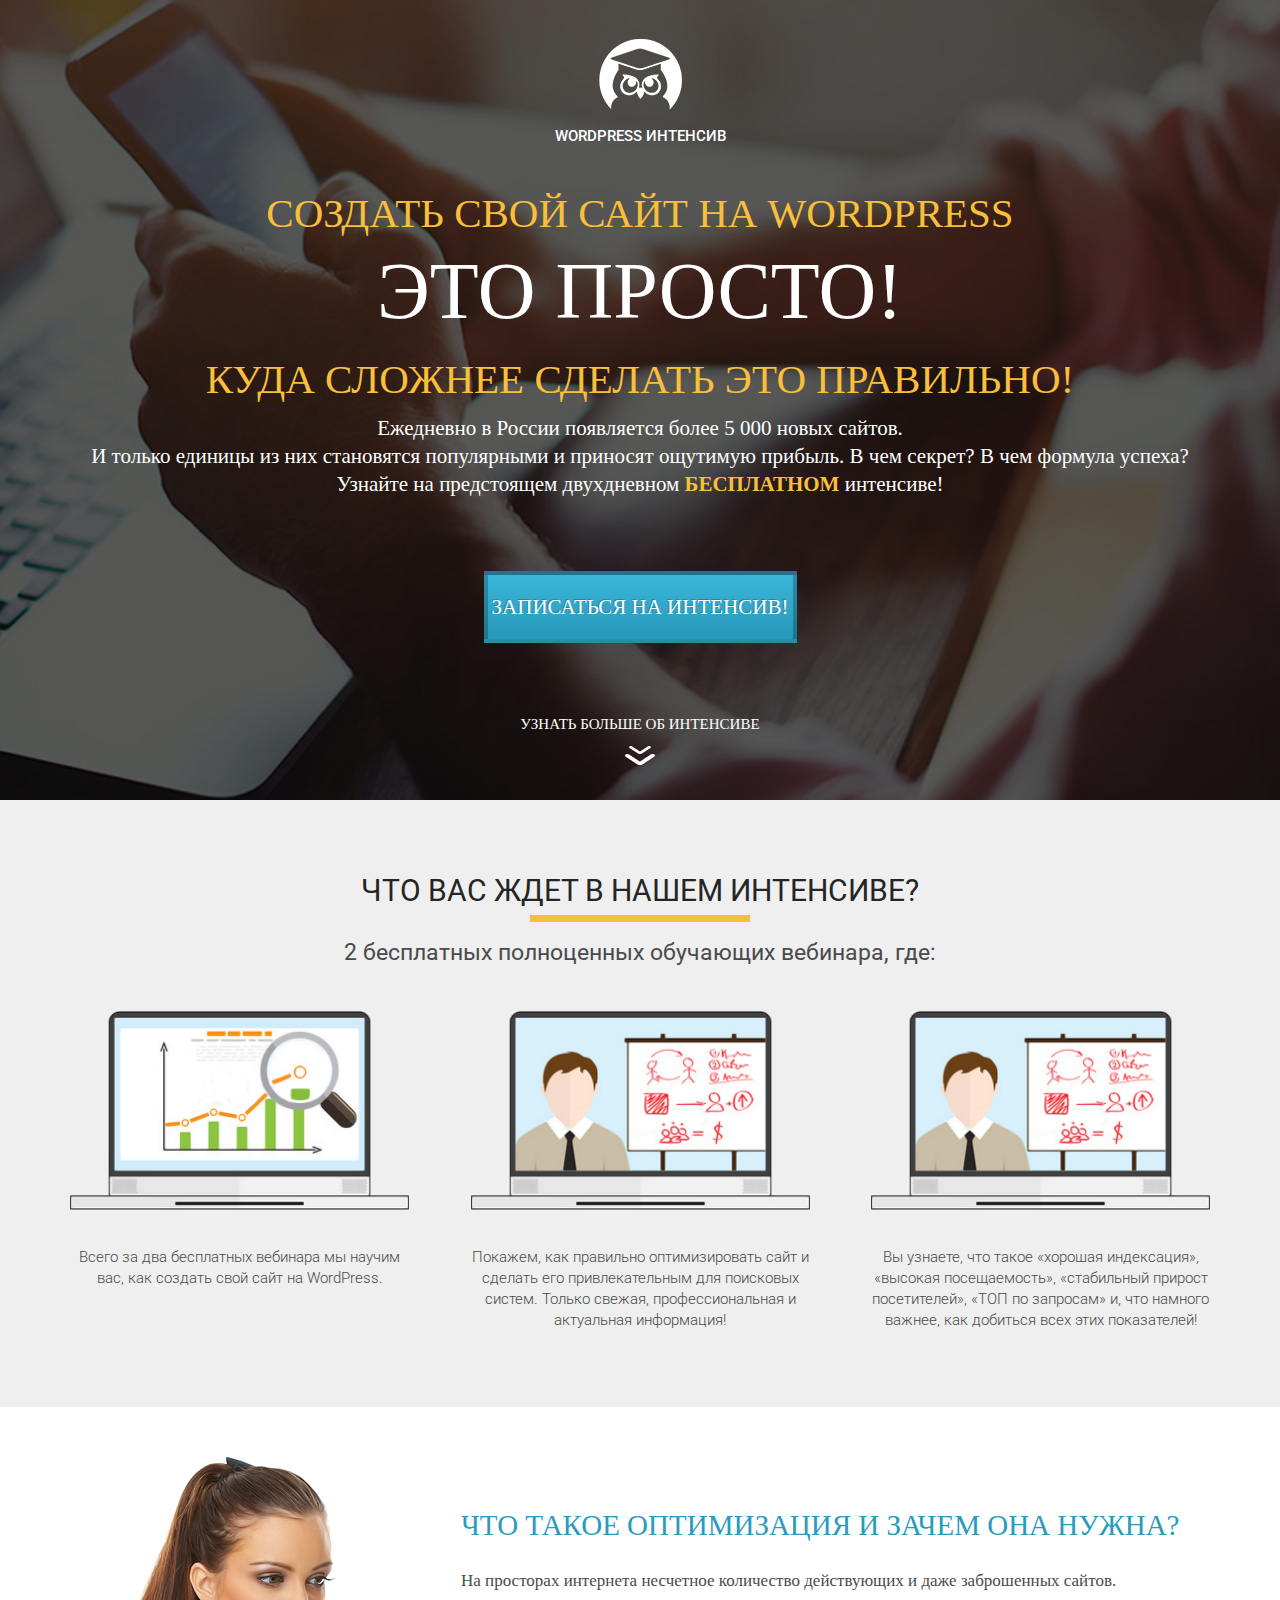
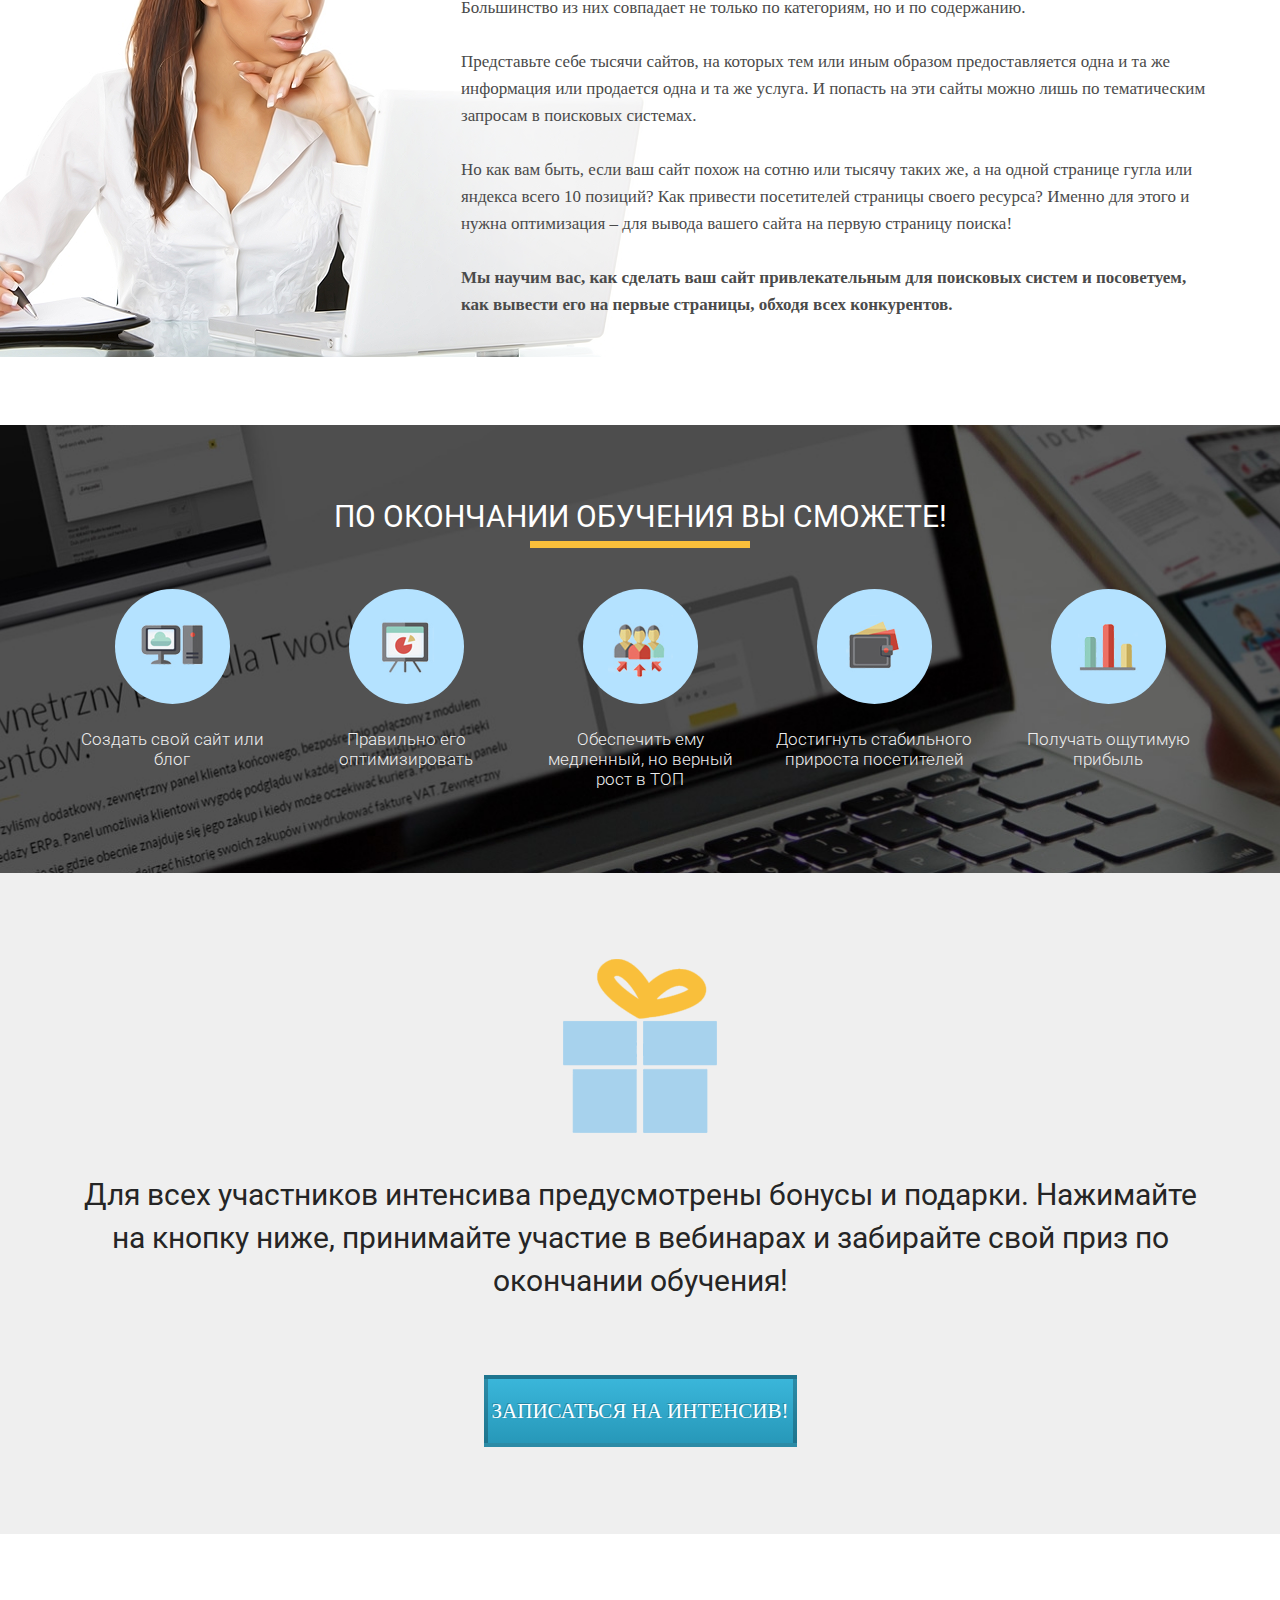
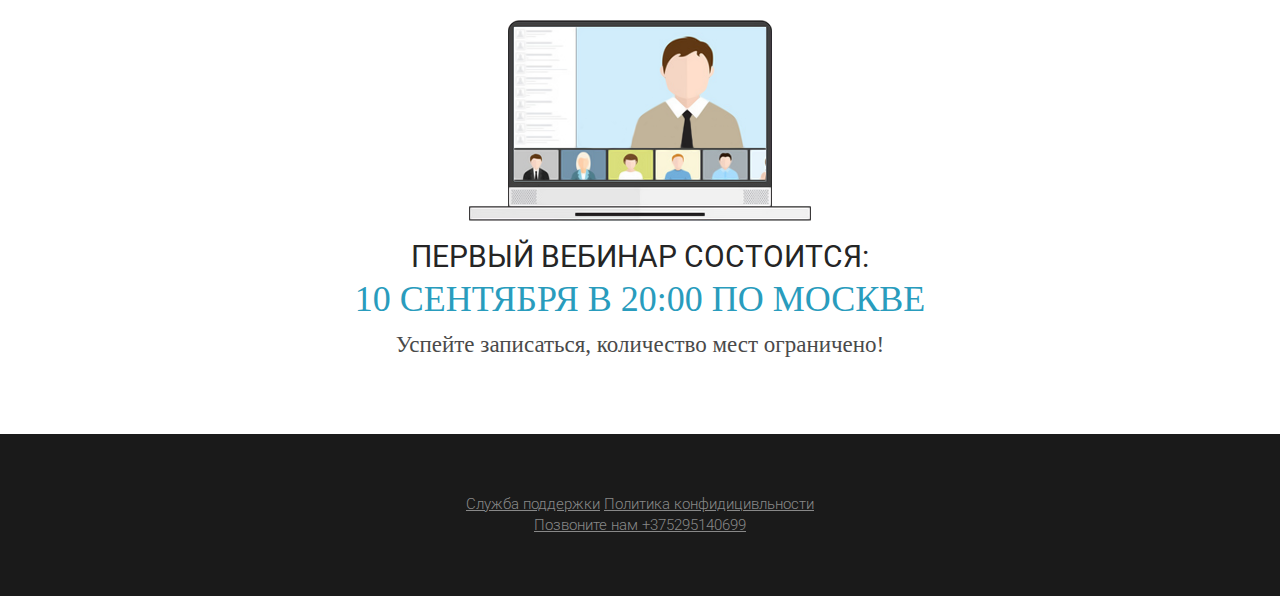
<file: src/index.html>
<!DOCTYPE html>
<html lang="ru">
<head>
    <meta charset="UTF-8">
    <meta name="viewport" content="width=device-width, initial-scale=1.0">
    <meta http-equiv="X-UA-Compatible" content="ie=edge">
    <title>Wordpress интенсив</title>
    <link href="https://fonts.googleapis.com/css?family=Roboto:300,400,700,900&display=swap" rel="stylesheet">
    <link rel="stylesheet" href="css/style.css">
</head>
<body>
   <section class="promo">
        <div class="container">
            <div class="logo">
                <img class="logo_img" src="icons/logo.png" alt="logo">
                <div class="logo_text">WordPress интенсив</div>
            </div>

            <h1 class="title">Создать свой сайт на WordPress </h1>
            <div class="simple">
                <h2 class="title_big">это просто! </h2>
                <div class="line"></div>
            </div>
            <h2 class="title">Куда сложнее сделать это правильно!</h2>
            <div class="promo_text">Ежедневно в России появляется более 5 000 новых сайтов.<br>
                    И только единицы из них становятся популярными и приносят ощутимую прибыль. В чем секрет? В чем формула успеха? Узнайте на предстоящем двухдневном 
                    <span>БЕСПЛАТНОМ</span> интенсиве!
                    </div>
                    <button class="promo_btn">Записаться на интенсив!</button>
                    <div class="more">
                        <div class="more_text">узнать больше об интенсиве</div>
                        <img src="icons/botton.png" alt="down" class="more_img">
                    </div>
        </div>
   </section> 

   <section class="waiting">
       <div class="container">
           <h2 class="waiting_header">Что вас ждет в нашем интенсиве?</h2>
           <div class="waiting_divider"></div>
           <div class="waiting_subheader">2 бесплатных полноценных обучающих вебинара, где:</div>

           <div class="waiting_wrapper">
               <div class="waiting_item">
                   <img src="img/pk1.png" alt="1" class="waiting_img">
                   <div class="waiting_descr">Всего за два бесплатных вебинара мы научим вас, как создать свой сайт на WordPress. </div>
               </div>
               <div class="waiting_item">
                   <img src="img/pk2.png" alt="2" class="waiting_img">
                   <div class="waiting_descr">Покажем, как правильно оптимизировать сайт и сделать его привлекательным для поисковых систем. Только свежая, профессиональная и 
                        актуальная информация!</div>
               </div>
               <div class="waiting_item">
                   <img src="img/pk2.png" alt="3" class="waiting_img">
                   <div class="waiting_descr">Вы узнаете, что такое «хорошая индексация»,
                        «высокая посещаемость», «стабильный прирост посетителей», «ТОП по запросам» и, что намного важнее, как добиться всех этих показателей!</div>
               </div>
           </div>
       </div>
   </section>

   <section class="optimization">
       <div class="container">
           <h2 class="optimization_header">Что такое оптимизация и зачем она нужна?</h2>
            <div class="optimazation_text">На просторах интернета несчетное количество действующих и даже заброшенных сайтов. Большинство из        них совпадает не только по категориям, но и по содержанию. 
                <br><br>
                Представьте себе тысячи сайтов, на которых тем или иным образом предоставляется одна и та же информация или продается одна и та же услуга. И попасть на эти сайты можно лишь по тематическим запросам в поисковых системах. 
                <br><br>
                Но как вам быть, если ваш сайт похож на сотню или тысячу таких же, а на одной странице гугла или яндекса всего 10 позиций? Как привести посетителей страницы своего ресурса? Именно для этого и нужна оптимизация – для вывода вашего сайта на первую страницу поиска! 
                <br><br>
                <span>Мы научим вас, как сделать ваш сайт привлекательным для поисковых систем и посоветуем, как вывести его на первые страницы, обходя всех конкурентов.</span>
                </div>
                <img src="img/plns.png" alt="voomen" class="optimization_img">
       </div>
   </section>

   <section class="finish">
       <div class="container">
            <h2 class="finish_header">По окончании обучения Вы сможете!</h2>
            <div class="finish_divider"></div>

            <div class="finish_wrapper">
                <div class="finish_item">
                    <div class="finish_round">
                        <img src="icons/icons1.png" alt="1" class="finish_icon">
                    </div>
                    <div class="finish_descr">Создать свой сайт или блог</div>
                </div>
                <div class="finish_item">
                    <div class="finish_round">
                        <img src="icons/icons2.png" alt="2" class="finish_icon">
                    </div>
                    <div class="finish_descr">Правильно его оптимизировать</div>
                </div>
                <div class="finish_item">
                    <div class="finish_round">
                        <img src="icons/icons3.png" alt="3" class="finish_icon">
                    </div>
                    <div class="finish_descr">Обеспечить ему медленный, но верный рост в ТОП</div>
                </div>
                <div class="finish_item">
                    <div class="finish_round">
                        <img src="icons/icons4.png" alt="4" class="finish_icon">
                    </div>
                    <div class="finish_descr">Достигнуть стабильного прироста посетителей</div>
                </div>
                <div class="finish_item">
                    <div class="finish_round">
                        <img src="icons/icons5.png" alt="5" class="finishs_icon">
                    </div>
                    <div class="finish_descr">Получать ощутимую прибыль</div>
                </div>
            </div>
       </div>
   </section>
        

   <section class="finish_sur">
        <div class="container">
        <div class="sur_wrapper">
                <div class="sur">
                    <img src="img/sur.png" alt="1" class="sur_img">
                    <div class="sur_descr">Для всех участников интенсива предусмотрены бонусы и подарки. Нажимайте на кнопку ниже, принимайте участие в вебинарах и забирайте свой приз по окончании обучения!</div>
                    <button class="sur_btn">Записаться на интенсив!</button>
                </div>
        </div>
   </section>

   <section class="man">
       <div class="container">
        <div class="man_foot">
                <img src="img/2-layers.png" alt="1" class="man_img">
                <div class="text_one">Первый вебинар состоится:</div>
                <div class="text_tu">10 сентября в 20:00 по Москве</div>
                <div class="text_free">Успейте записаться, количество мест ограничено!</div>
            </div>
       </div>
   </section>

   <footer class="footer">
       <div class="container">
           <div class="footer_main">
               <a class="text_footer" href="#">Служба поддержки</a>
               <a class="text_footer" href="#">Политика конфидицивльности</a>
               <div class="nom">Позвоните нам +375295140699</div>
           </div>
       </div>

   </footer>

    
</body>
</html>
</file>
<file: src/css/style.css>
* {
    box-sizing: border-box;
    margin: 0px;
    padding: 0px;

}

.container {
    position: relative;
    width: 1140px;
    margin: 0 auto;
    
}

.promo {
    height: 800px;
    background: url('../img/header.jpg') center center/cover no-repeat;
    padding: 39px 0 62px 0;
}

.logo .logo_img{
    display: block;
    margin: 0 auto;
}

.logo .logo_text{
    color: #ffffff;
    font-family: Roboto;
    font-size: 15px;
    font-weight: 500;
    line-height: 24px;
    text-transform: uppercase;
    text-align: center;
    margin-top: 14px;
}

h1 {
    margin-top: 53px;
}

.title {
    color: #f9bf3b;
    font-family: "Roboto - Black";
    font-size: 41px;
    font-weight: 400;
    line-height: 24px;
    text-transform: uppercase;
    text-align: center;
}

h2.title {
    margin-top: 30px;
}

.simple .title_big {
    color: #ffffff;
    font-family: "Roboto - Black";
    font-size: 80px;
    font-weight: 400;
    text-transform: uppercase;
    text-align: center;
    margin-top: 21px;
}

.promo .promo_text {  
    padding: 0 13px;
    margin-top: 23px;
    color: #ffffff;
    font-size: 21px;
    font-weight: 300;
    line-height: 28px;
    font-family: "Roboto Light";
    font-weight: 300;
    text-align: center;
}

.promo .promo_text span {
    color: #f9bf3b;
    font-weight: 700;
    font-family: "Roboto - Bold";
}

.promo .promo_btn {
    display: block;
    margin: 0px auto;
    margin-top: 73px;
    width: 313px;
    height: 72px;
    box-shadow: inset 0 0 0 rgba(0, 0, 0, 0.18);
    border: 4px solid rgba(0, 0, 0, 0.23);
    background-image: linear-gradient(to top, #2798b9 0%, #3ab6da 100%);
    text-shadow: -1px -1px 0 rgba(0, 0, 0, 0.22);
    color: #ffffff;
    font-family: "Roboto Condensed";
    font-size: 21px;
    font-weight: 400;
    line-height: 24px;
    text-transform: uppercase;
    cursor: pointer;
    outline: none;
}

.more {
    margin-top: 73px;
}

.more .more_text {
    color: #ffffff;
    font-family: "Roboto - Thin";
    font-size: 15px;
    font-weight: 400;
    text-transform: uppercase;
    text-align: center;
}

.more .more_img {
    display: block;
    margin: 0 auto;
    margin-top: 13px;
}

.waiting {
    min-height: 607px;
    background-color: #efefef;
    padding: 85px 0 75px 0;
}

.waiting_header, .finish .finish_header {
    color: #252525;
    font-family: Roboto;
    font-size: 30px;
    font-weight: 400;
    line-height: 12px;
    text-transform: uppercase;
    text-align: center;
}

.finish .finish_header {
    color: #ffffff;
}

.waiting .waiting_divider, .finish .finish_divider {
    width: 220px;
    height: 7px;
    background-color: #f9bf3b;
    margin: 0 auto;
    margin-top: 18px;
}

.waiting .waiting_subheader {
    margin-top: 17px;
    color: #4a4a4a;
    font-family: Roboto;
    font-size: 23px;
    font-weight: 400;
    text-align: center;
}

.waiting .waiting_wrapper {
    display: flex;
    justify-content: space-between;
    margin-top: 45px;
}

.waiting .waiting_wrapper .waiting_item {
    width: 339px;
    text-align: center;
}
.waiting .waiting_wrapper .waiting_item .waiting_img {
    width: 100%;
}

.waiting .waiting_wrapper .waiting_item .waiting_descr {
    margin-top: 33px;
    color: #4a4a4a;
    font-family: Roboto;
    font-size: 15px;
    font-weight: 300;
    line-height: 21px;
}

.optimization {
    min-height: 550px;
    padding: 102px 0 107px 0;
}

.optimization .optimization_header {
    margin-left: 391px;
    color: #299cbd;
    font-family: "Roboto - Black";
    font-size: 29px;
    font-weight: 400;
    text-transform: uppercase;
    }

.optimization .optimazation_text {
    margin-top: 25px;
    margin-left: 391px;
    color: #4a4a4a;
    font-size: 17px;
    font-weight: 100;
    line-height: 27px;
    font-family: Roboto Light;
    font-weight: 100;
    }

.optimization .optimazation_text span {
    font-weight: 700;
    font-family: "Roboto - Black";
    }

.optimization .optimization_img {
    position: absolute;
    top: -54px;
    left: -240px;
    z-index: -1;
    }

.finish {
    min-height: 448px;
    padding: 86px 0 79px 0;
    background: url("../img/footer.jpg") center center/cover no-repeat;
    }

.finish .finish_wrapper {
    margin-top: 41px;
    display: flex;
    justify-content: space-between;
    }

.finish .finish_wrapper .finish_item {
    width: 204px;
}

.finish .finish_wrapper .finish_item .finish_round {
    display: flex;
    justify-content: center;
    align-items: center;
    margin: 0 auto;
    width: 115px;
    height: 115px;
    background-color: #b4e2ff;
    border-radius:100%;
}

.finish .finish_wrapper .finish_item .finish_descr {
    margin-top: 25px;
    text-align: center;
    color: #efefef;
    font-family: Roboto;
    font-size: 17px;
    font-weight: 300;
    line-height: 20px;
}

.finish_sur {
    background-color: #efefef;
    min-height: 620px;
    padding: 86px 0 87px 0;
    }

.finish_sur .sur_img {
    display: block;
    margin: 0 auto;

}

.finish_sur .sur_descr {
    color: #252525;
    font-family: Roboto;
    font-size: 30px;
    font-weight: 400;
    line-height: 43px;
    margin-top: 40px;
    text-align: center;
}

.sur_btn {
    display: block;
    margin: 0px auto;
    margin-top: 73px;
    width: 313px;
    height: 72px;
    box-shadow: inset 0 0 0 rgba(0, 0, 0, 0.18);
    border: 4px solid rgba(0, 0, 0, 0.23);
    background-image: linear-gradient(to top, #2798b9 0%, #3ab6da 100%);
    text-shadow: -1px -1px 0 rgba(0, 0, 0, 0.22);
    color: #ffffff;
    font-family: "Roboto Condensed";
    font-size: 21px;
    font-weight: 400;
    line-height: 24px;
    text-transform: uppercase;
    cursor: pointer;
    outline: none;
}

.man {
    min-height: 448px;
    padding: 86px 0 79px 0;
}

.man_img {
    display: block;
    margin: 0 auto;
}
.man_foot {
    text-align: center;   
}

.text_one {
    margin-top: 30px;
    color: #252525;
    font-family: Roboto;
    font-size: 30px;
    font-weight: 400;
    line-height: 12px;
    text-transform: uppercase;
}

.text_tu {
    margin-top: 30px;
    color: #299cbd;
    font-family: "Roboto - Black";
    font-size: 36px;
    font-weight: 400;
    line-height: 12px;
    text-transform: uppercase;
}

.text_free {
    margin-top: 30px;
    color: #4a4a4a;
    font-size: 23px;
    font-weight: 400;
    line-height: 20px;
}

.footer {
    min-height: 160px;
    padding: 60px 0 60px 0;
    background-color: #1a1a1a;
}

.footer_main {
    display: block;
    text-align: center;
}

.text_footer {
    color: #888888;
    font-family: Roboto;
    font-size: 15px;
    font-weight: 300;
    line-height: 21px;
    text-decoration: underline;
}

.nom {
    color: #888888;
    font-family: Roboto;
    font-size: 15px;
    font-weight: 300;
    line-height: 21px;
    text-decoration: underline;
}
</file>
